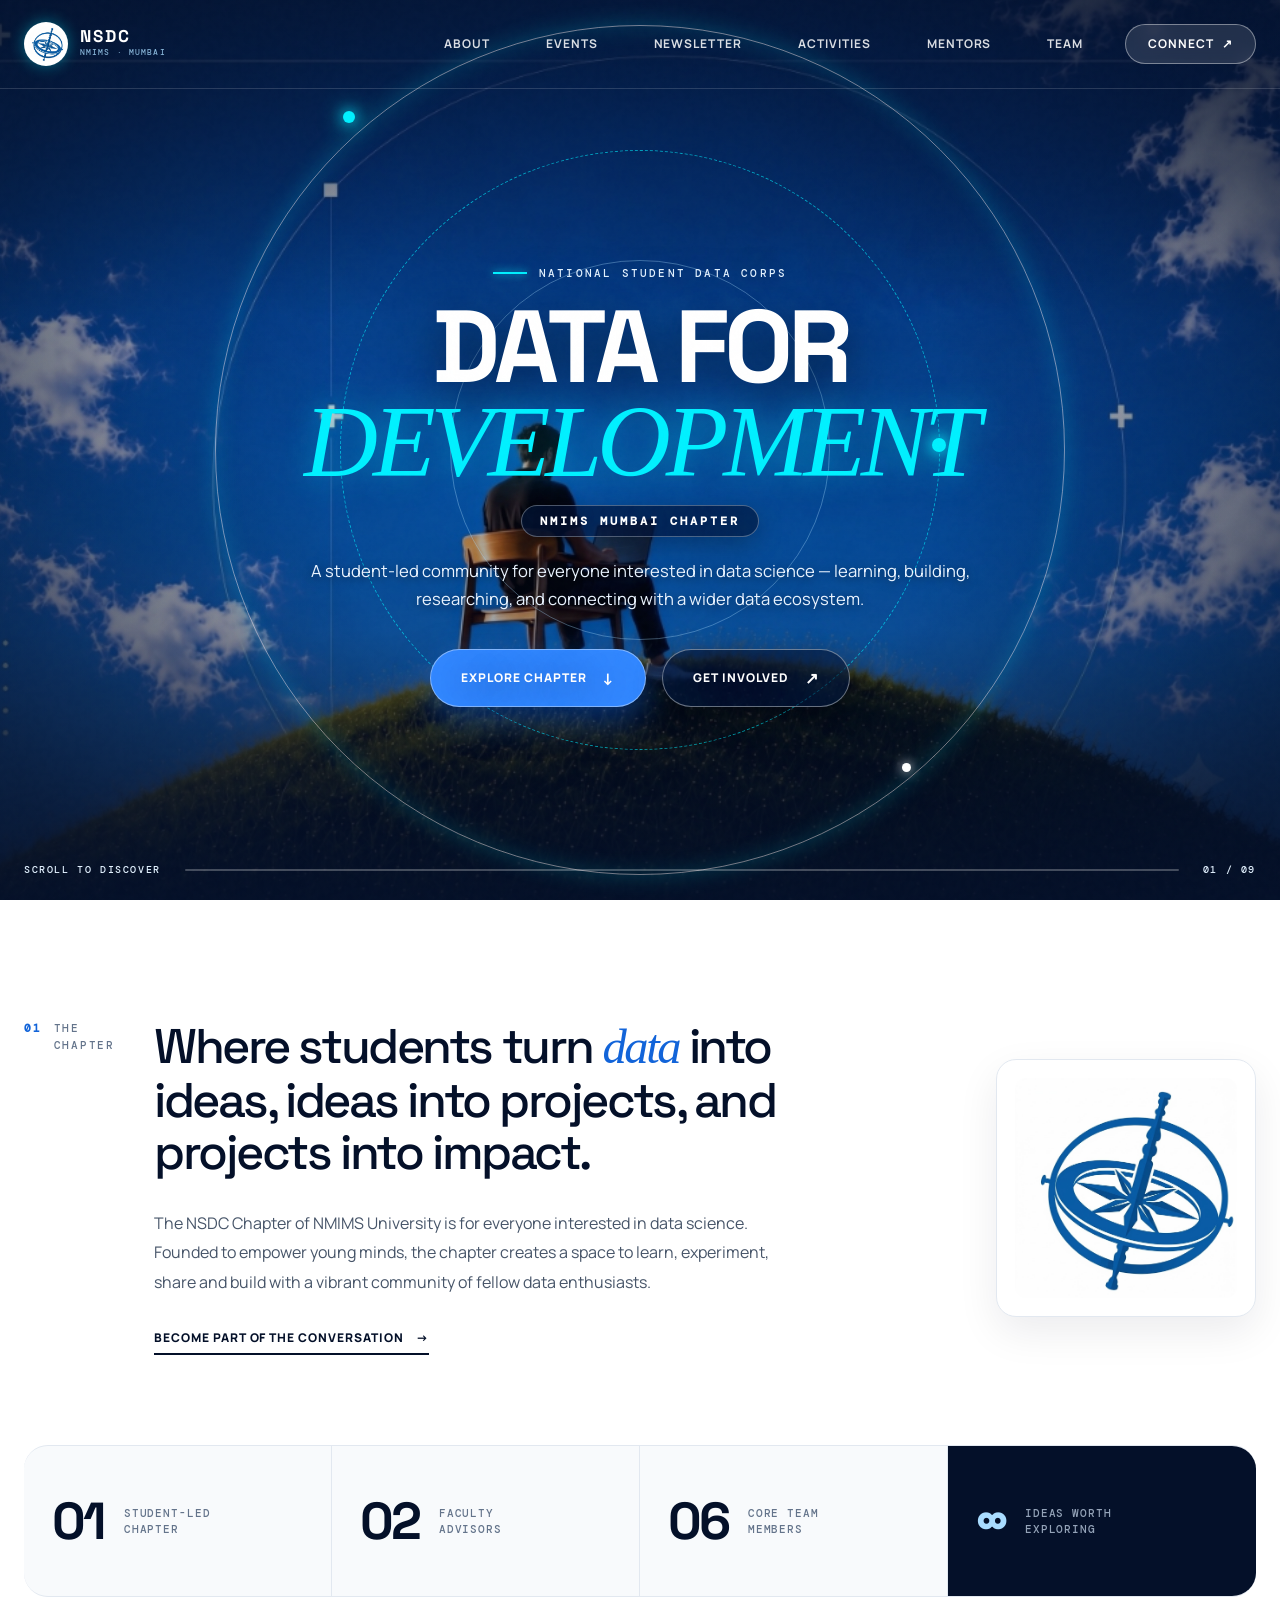
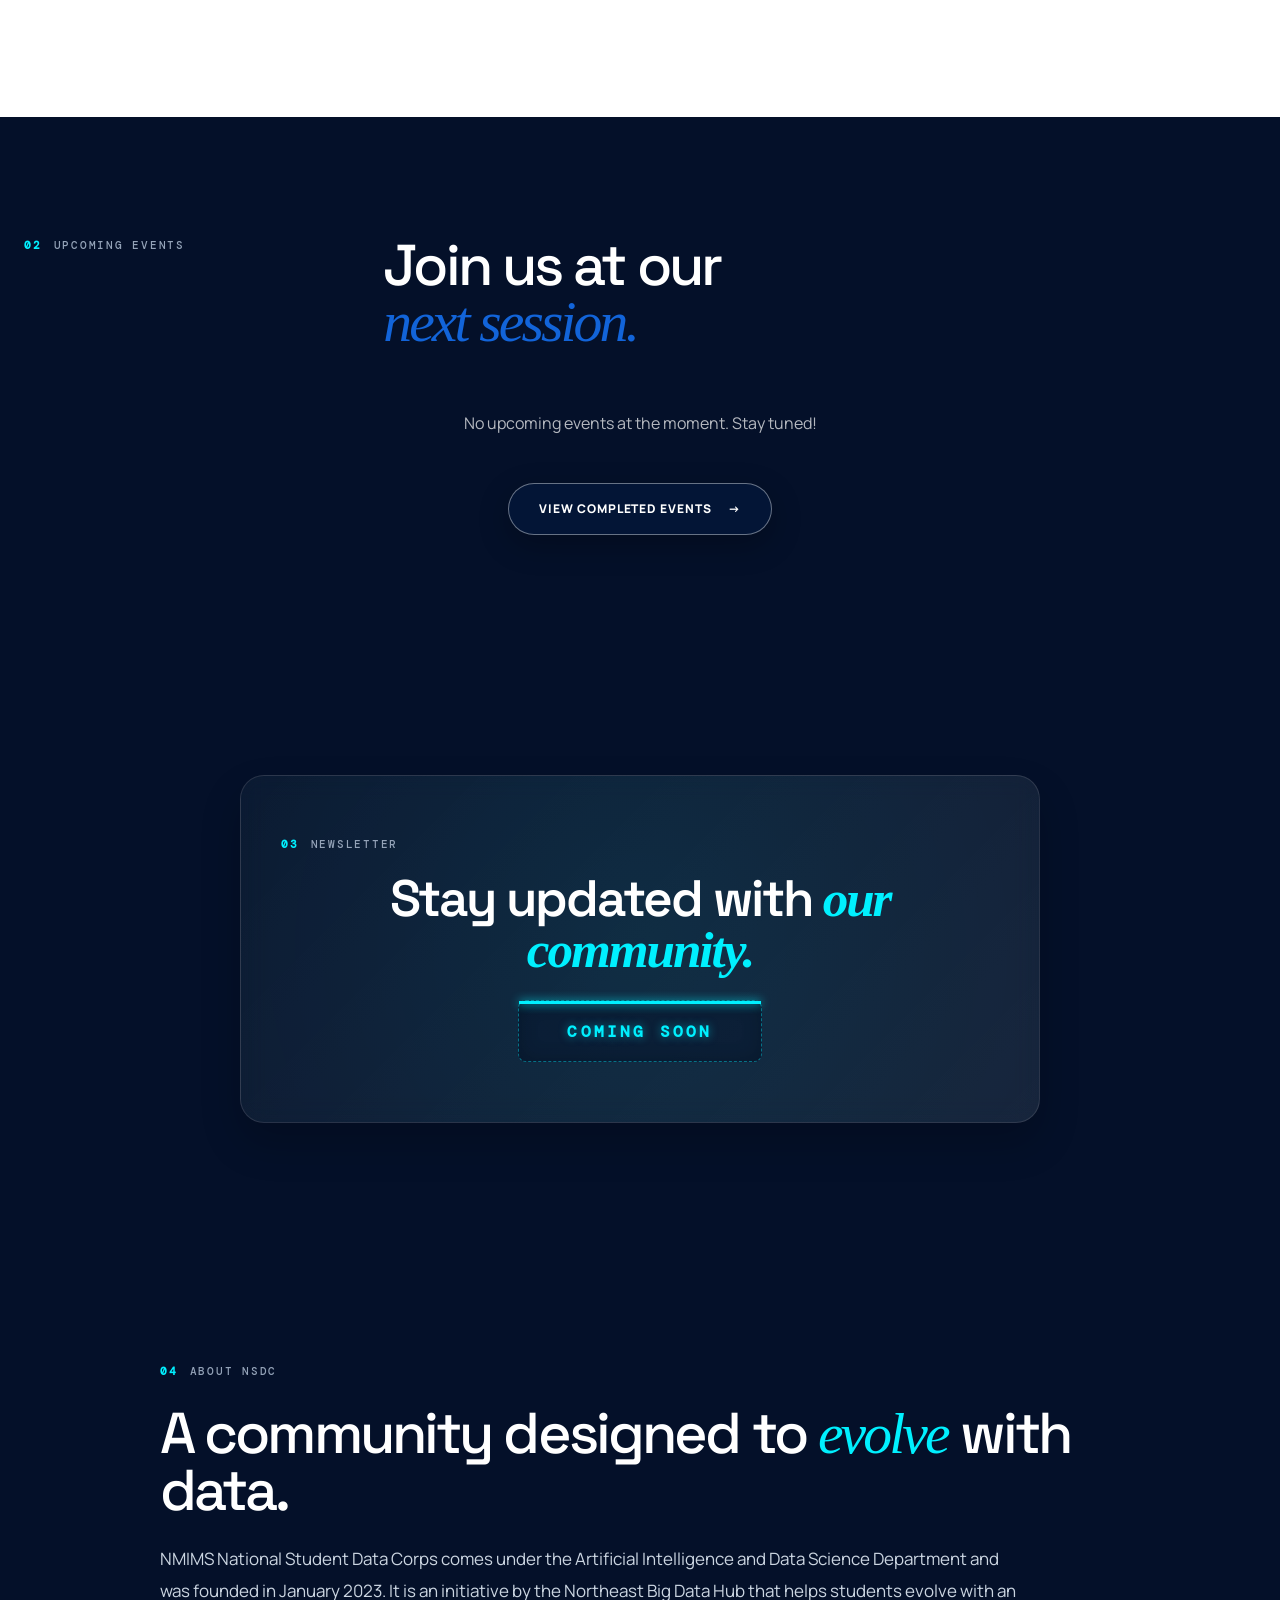
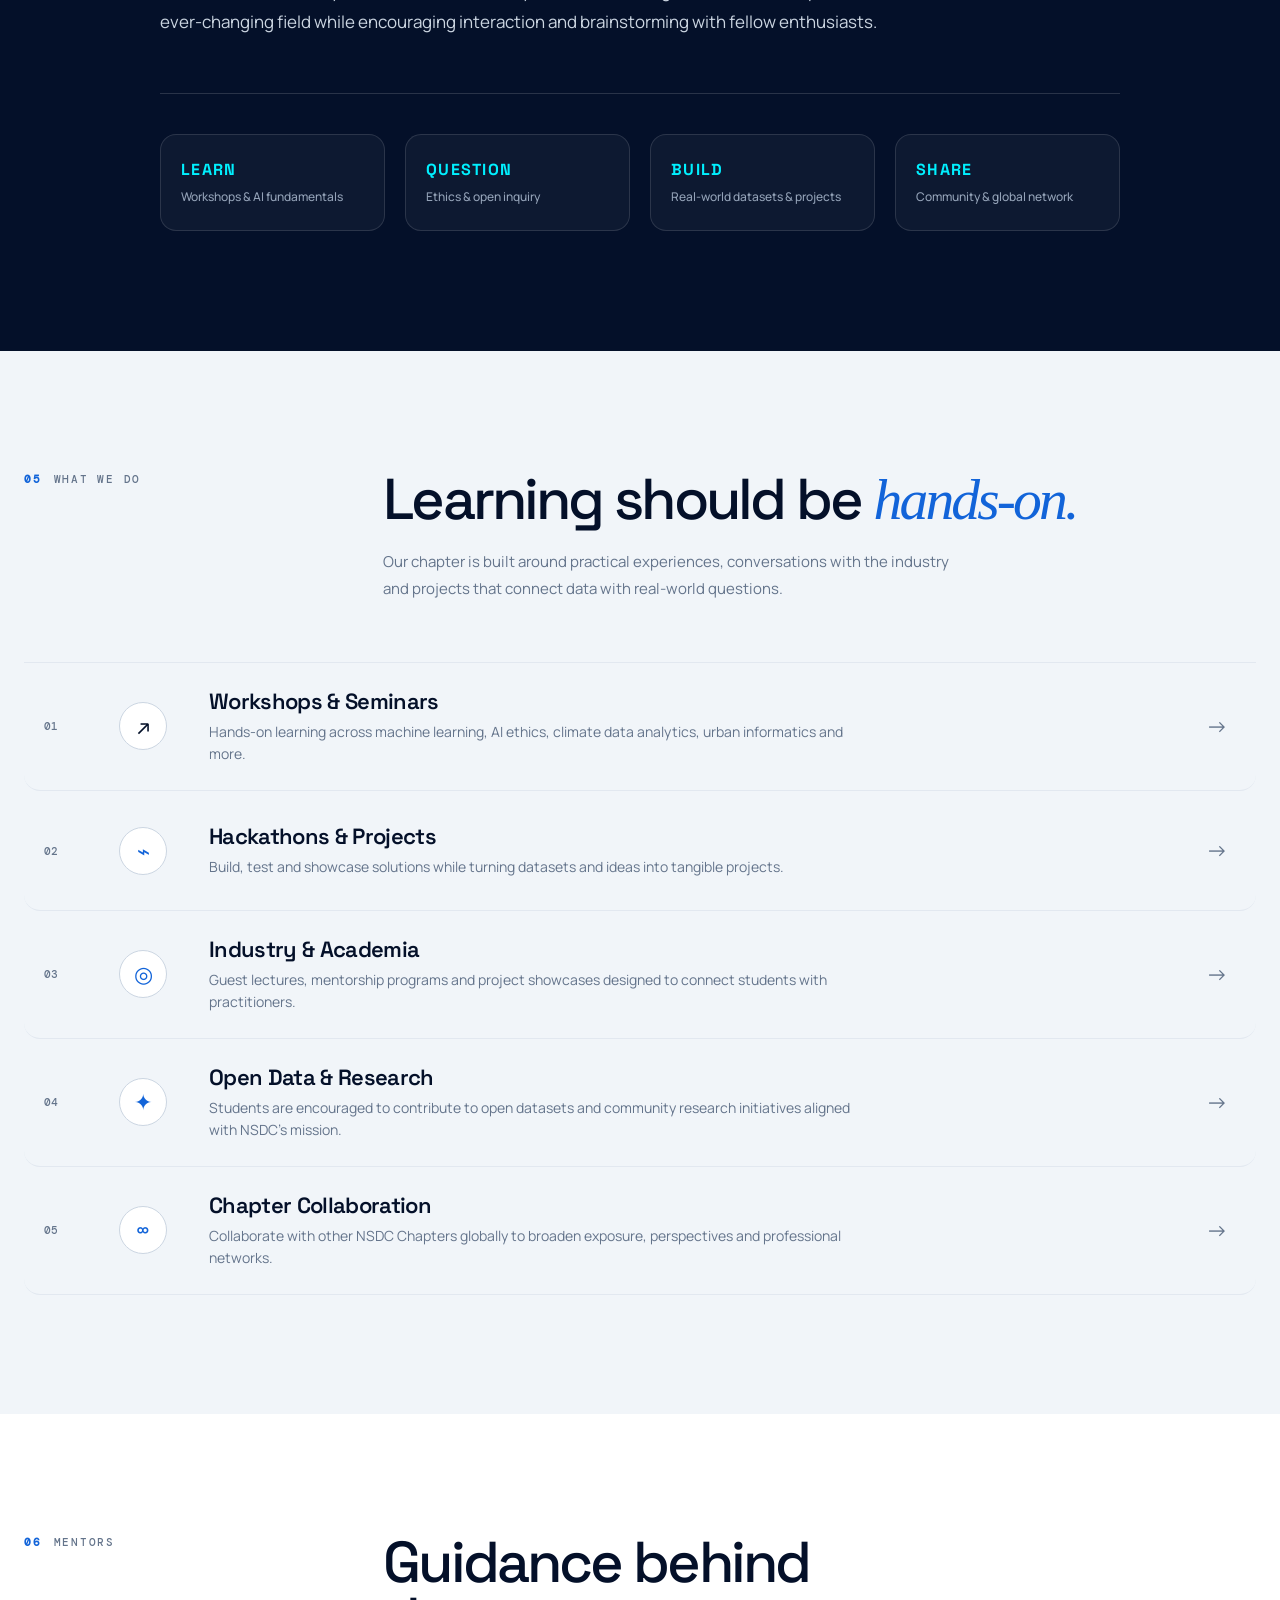
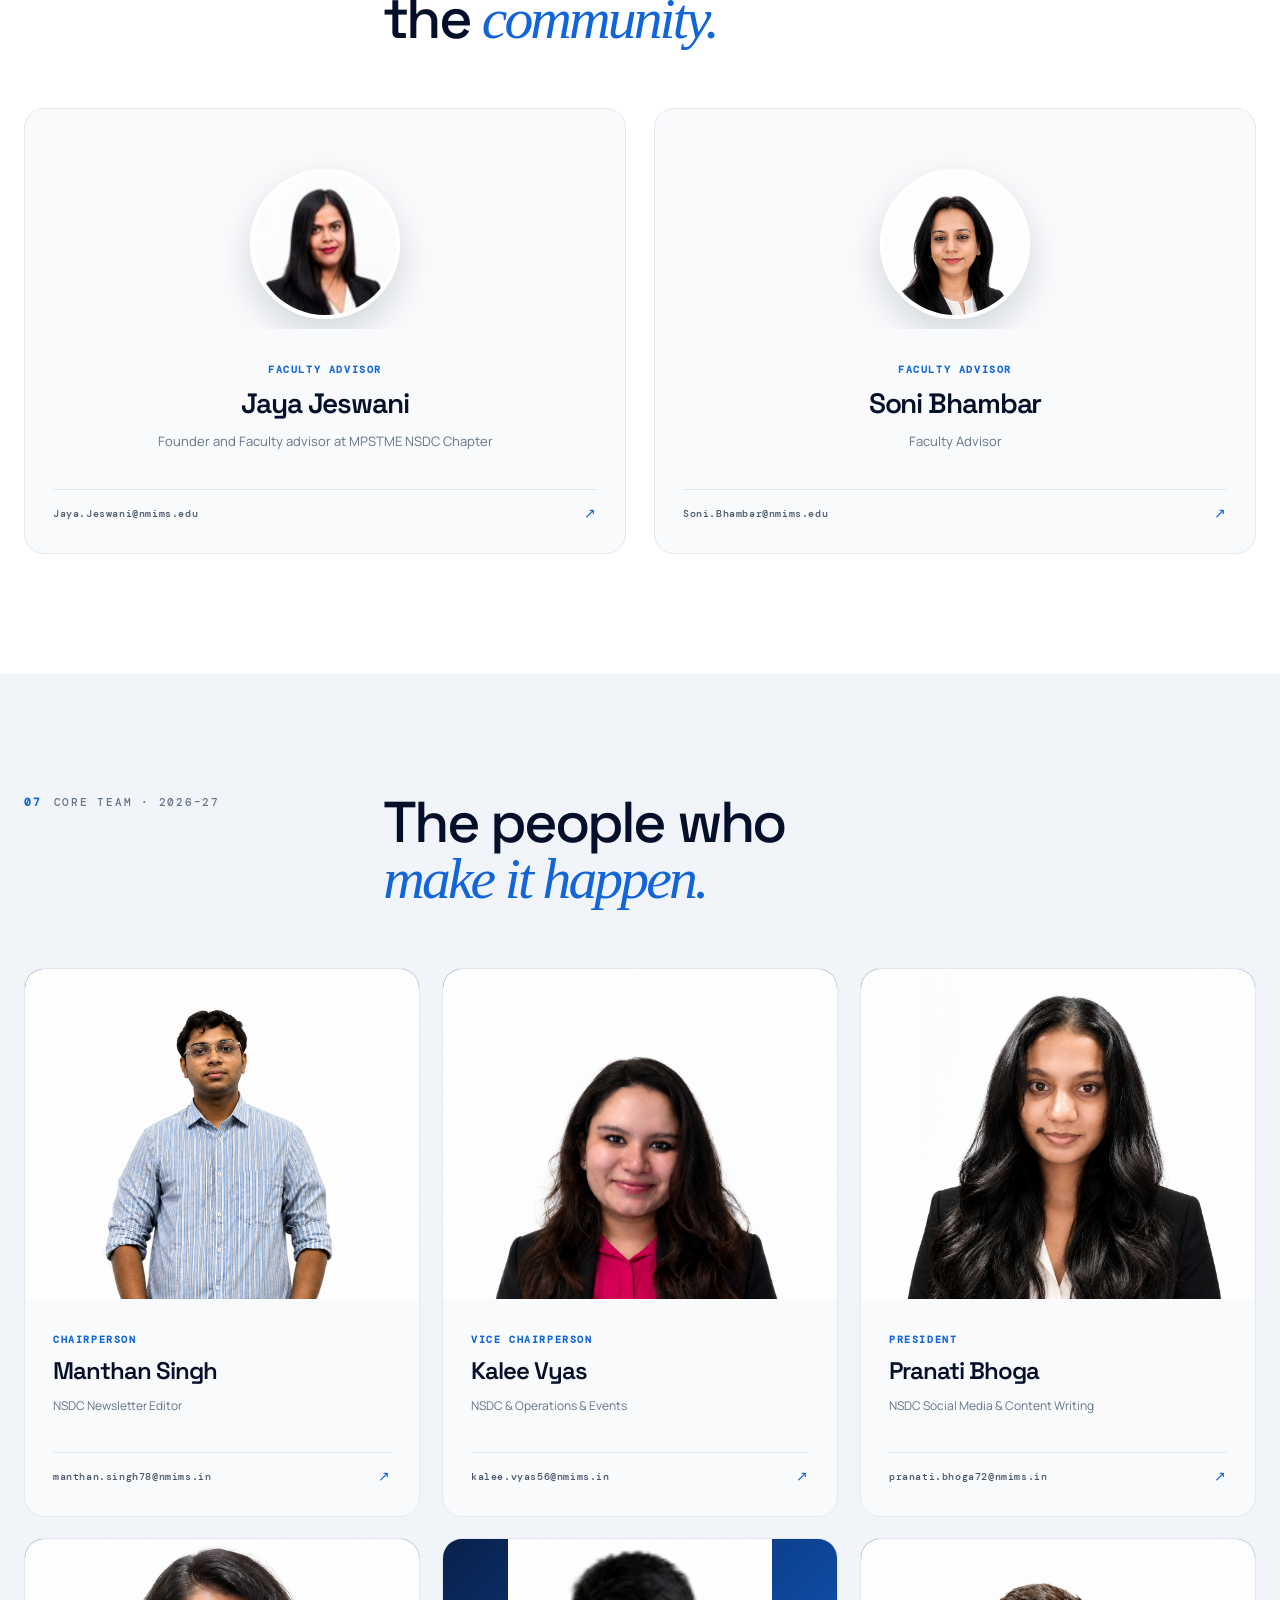
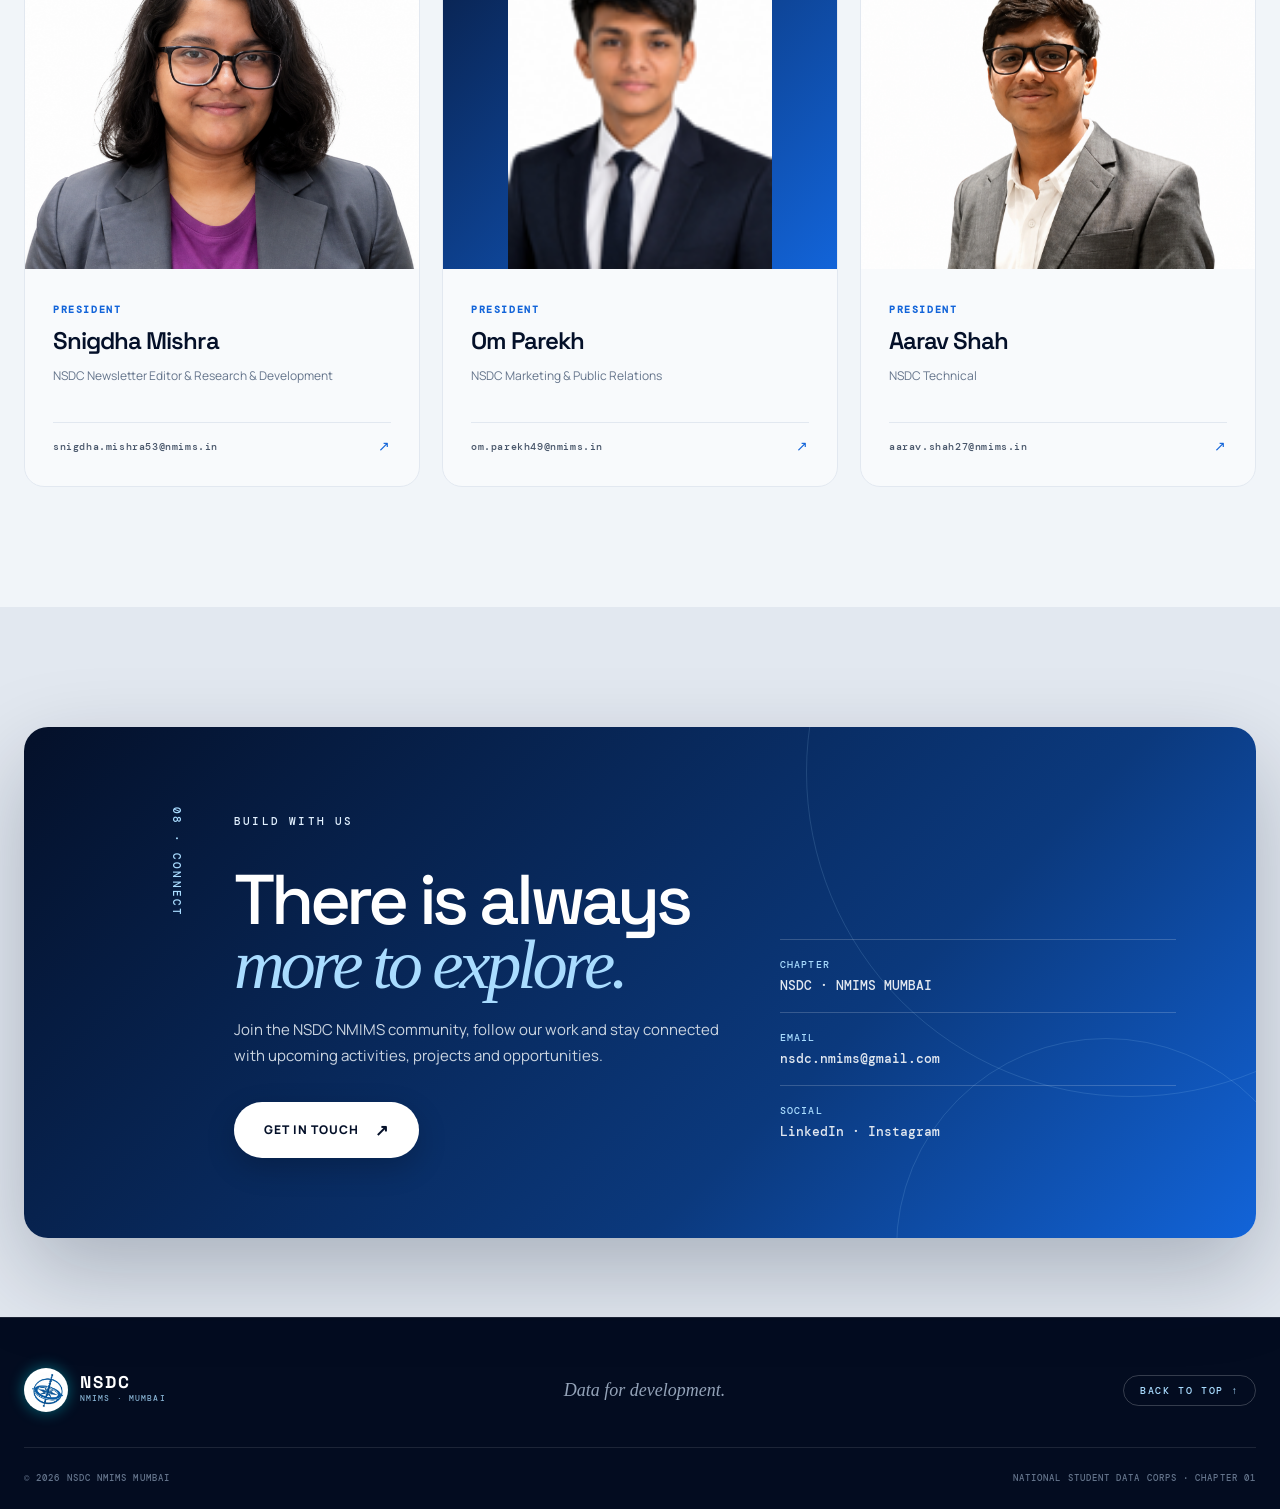
<file: index.html>
<!DOCTYPE html>
<html lang="en">

<head>
  <meta charset="UTF-8">
  <meta name="viewport" content="width=device-width, initial-scale=1.0">
  <meta name="description"
    content="National Student Data Corps — NMIMS Mumbai Chapter. A student-led community for data science, AI, research and collaboration.">
  <meta name="theme-color" content="#071a3d">
  <title>NSDC NMIMS Mumbai | Data for Development</title>
  <link rel="icon" href="assets/favicon.svg" type="image/svg+xml">
  <link rel="stylesheet" href="styles.css?v=5">
</head>

<body>
  <!-- Top Scroll Progress Bar -->
  <div class="scroll-progress-bar" id="scrollProgressBar" aria-hidden="true"></div>

  <div class="noise" aria-hidden="true"></div>

  <!-- Glassmorphic Header Navigation -->
  <header class="site-header" id="siteHeader">
    <nav class="nav container" aria-label="Primary navigation">
      <a class="brand" href="#hero" aria-label="NSDC NMIMS Mumbai home">
        <div class="brand-logo-wrapper">
          <img src="assets/nsdc-logo.jpg" alt="NSDC Logo" class="brand-logo-img">
        </div>
        <span class="brand-copy">
          <strong>NSDC</strong>
          <small>NMIMS · MUMBAI</small>
        </span>
      </a>

      <button class="nav-toggle" id="navToggle" aria-expanded="false" aria-controls="nav-links" aria-label="Open menu">
        <span></span><span></span><span></span>
      </button>

      <div class="nav-links" id="nav-links">
        <a href="#about" class="nav-link" data-nav="about">About</a>
        <a href="#events" class="nav-link" data-nav="events">Events</a>
        <a href="#newsletter" class="nav-link" data-nav="newsletter">Newsletter</a>
        <a href="#activities" class="nav-link" data-nav="activities">Activities</a>
        <a href="#mentors" class="nav-link" data-nav="mentors">Mentors</a>
        <a href="#team" class="nav-link" data-nav="team">Team</a>
        <!-- <a href="#ideas" class="nav-link" data-nav="ideas">Ideas</a> -->
        <a href="#connect" class="nav-cta" data-nav="connect">Connect <span>↗</span></a>
      </div>
    </nav>
  </header>

  <main>
    <!-- Clean Main Hero Section with Updated Wallpaper & Dynamic Orbits -->
    <section class="hero hero-home" id="hero" data-section="01" data-section-name="HOME">
      <div class="hero-wallpaper" aria-hidden="true"></div>
      <div class="hero-vignette" aria-hidden="true"></div>

      <!-- Dynamic Interactive Orbits -->
      <div class="hero-orbits-container" id="heroOrbitsContainer" aria-hidden="true">
        <div class="hero-orbit orbit-one">
          <span class="orbit-node node-1"></span>
          <span class="orbit-node node-2"></span>
        </div>
        <div class="hero-orbit orbit-two">
          <span class="orbit-node node-3"></span>
        </div>
        <div class="hero-orbit orbit-three"></div>
      </div>

      <div class="container hero-content">
        <div class="hero-copy reveal reveal-up">
          <p class="eyebrow">
            <span class="eyebrow-line"></span>
            <span>NATIONAL STUDENT DATA CORPS</span>
          </p>

          <h1>DATA FOR<br><em>DEVELOPMENT</em></h1>

          <p class="hero-chapter">NMIMS MUMBAI CHAPTER</p>

          <p class="hero-lead">
            A student-led community for everyone interested in data science — learning, building, researching, and
            connecting with a wider data ecosystem.
          </p>

          <div class="hero-actions">
            <a href="#about" class="button button-primary">
              <span>Explore Chapter</span>
              <span class="btn-icon">↓</span>
            </a>
            <a href="#connect" class="button button-ghost">
              <span>Get Involved</span>
              <span class="btn-icon">↗</span>
            </a>
          </div>
        </div>
      </div>

      <!-- Interactive Bottom Scroll Indicator -->
      <div class="hero-bottom container">
        <span id="scrollKicker">SCROLL TO DISCOVER</span>
        <span class="scroll-line">
          <span class="scroll-line-fill" id="scrollLineFill"></span>
        </span>
        <span id="sectionCounter">01 / 09</span>
      </div>
    </section>

    <!-- Section 01 - The Chapter (With Gyroscope Image Beside Text) -->
    <section class="intro section" id="about" data-section="01" data-section-name="THE CHAPTER">
      <div class="container split intro-split">
        <div class="section-kicker reveal reveal-up">
          <span>01</span>
          <p>THE CHAPTER</p>
        </div>
        <div class="intro-main">
          <div class="intro-copy reveal reveal-up reveal-delay">
            <p class="display-text">Where students turn <span>data</span> into ideas, ideas into projects, and projects
              into impact.</p>
            <p class="body-copy">The NSDC Chapter of NMIMS University is for everyone interested in data science.
              Founded to empower young minds, the chapter creates a space to learn, experiment, share and build with a
              vibrant community of fellow data enthusiasts.</p>
            <a href="#connect" class="text-link">Become part of the conversation <span>→</span></a>
          </div>

          <!-- Gyroscope Graphic Image beside text in Section 01 -->
          <div class="intro-visual reveal reveal-scale">
            <div class="intro-graphic-card">
              <img src="assets/gyroscope-graphic.jpg" alt="NSDC Gyroscope Emblem" class="intro-gyro-img">
            </div>
          </div>
        </div>
      </div>

      <div class="container stat-grid reveal reveal-up">
        <div class="stat-card" data-count="1">
          <strong class="count-num" data-target="1">01</strong>
          <span>Student-led<br>chapter</span>
        </div>
        <div class="stat-card" data-count="2">
          <strong class="count-num" data-target="2">02</strong>
          <span>Faculty<br>advisors</span>
        </div>
        <div class="stat-card" data-count="6">
          <strong class="count-num" data-target="6">06</strong>
          <span>Core team<br>members</span>
        </div>
        <div class="stat-card stat-card-accent">
          <strong>∞</strong>
          <span>Ideas worth<br>exploring</span>
        </div>
      </div>
    </section>


    <!-- Upcoming Events Section -->
    <section class="events section section-dark" id="events" data-section="02" data-section-name="EVENTS">
      <div class="container">
        <div class="section-heading reveal reveal-up">
          <div class="section-kicker section-kicker-light">
            <span>02</span>
            <p>UPCOMING EVENTS</p>
          </div>
          <div>
            <h2>Join us at our <br><em>next session.</em></h2>
          </div>
        </div>

        <div id="no-events-message" style="text-align: center; margin-top: 2rem; opacity: 0.7;">
          <p>No upcoming events at the moment. Stay tuned!</p>
        </div>

        <div style="text-align: center; margin-top: 3rem;">
          <a href="completed.html" class="button button-ghost">View Completed Events <span>→</span></a>
        </div>
      </div>
    </section>
    <!-- Newsletter Section (Coming Soon) -->
    <section class="newsletter section section-dark" id="newsletter" data-section="03" data-section-name="NEWSLETTER">
      <div class="container newsletter-container">
        <div class="newsletter-box reveal reveal-scale">
          <div class="section-kicker section-kicker-light">
            <span>03</span>
            <p>NEWSLETTER</p>
          </div>
          <div class="newsletter-content">
            <h2>Stay updated with <em>our community.</em></h2>
            <div class="coming-soon-slipboard">
              <span class="slipboard-text">Coming Soon</span>
            </div>
          </div>
        </div>
      </div>
    </section>

    <!-- About NSDC Dark Section -->
    <section class="about-nsdc section section-dark" id="about-nsdc" data-section="04" data-section-name="ABOUT NSDC">
      <div class="container about-clean-container">
        <div class="about-copy reveal reveal-up">
          <div class="section-kicker section-kicker-light">
            <span>04</span>
            <p>ABOUT NSDC</p>
          </div>
          <h2>A community designed to <em>evolve</em> with data.</h2>
          <p class="about-lead">NMIMS National Student Data Corps comes under the Artificial Intelligence and Data
            Science Department and was founded in January 2023. It is an initiative by the Northeast Big Data Hub that
            helps students evolve with an ever-changing field while encouraging interaction and brainstorming with
            fellow enthusiasts.</p>

          <div class="about-pillars">
            <div class="pillar-box">
              <strong>LEARN</strong>
              <span>Workshops & AI fundamentals</span>
            </div>
            <div class="pillar-box">
              <strong>QUESTION</strong>
              <span>Ethics & open inquiry</span>
            </div>
            <div class="pillar-box">
              <strong>BUILD</strong>
              <span>Real-world datasets & projects</span>
            </div>
            <div class="pillar-box">
              <strong>SHARE</strong>
              <span>Community & global network</span>
            </div>
          </div>
        </div>
      </div>
    </section>

    <!-- Activities Section -->
    <section class="activities section" id="activities" data-section="05" data-section-name="WHAT WE DO">
      <div class="container">
        <div class="section-heading reveal reveal-up">
          <div class="section-kicker">
            <span>05</span>
            <p>WHAT WE DO</p>
          </div>
          <div>
            <h2>Learning should be <em>hands-on.</em></h2>
            <p>Our chapter is built around practical experiences, conversations with the industry and projects that
              connect data with real-world questions.</p>
          </div>
        </div>

        <div class="activity-list">
          <article class="activity reveal reveal-up" data-delay="1">
            <span class="activity-number">01</span>
            <a class="activity-icon" href="completed.html" style="text-decoration: none; color: inherit;">↗</a>
            <div>
              <h3>Workshops & Seminars</h3>
              <p>Hands-on learning across machine learning, AI ethics, climate data analytics, urban informatics and
                more.</p>
            </div>
            <span class="activity-arrow">→</span>
          </article>
          <article class="activity reveal reveal-up" data-delay="2">
            <span class="activity-number">02</span>
            <div class="activity-icon">⌁</div>
            <div>
              <h3>Hackathons & Projects</h3>
              <p>Build, test and showcase solutions while turning datasets and ideas into tangible projects.</p>
            </div>
            <span class="activity-arrow">→</span>
          </article>
          <article class="activity reveal reveal-up" data-delay="3">
            <span class="activity-number">03</span>
            <div class="activity-icon">◎</div>
            <div>
              <h3>Industry & Academia</h3>
              <p>Guest lectures, mentorship programs and project showcases designed to connect students with
                practitioners.</p>
            </div>
            <span class="activity-arrow">→</span>
          </article>
          <article class="activity reveal reveal-up" data-delay="4">
            <span class="activity-number">04</span>
            <div class="activity-icon">✦</div>
            <div>
              <h3>Open Data & Research</h3>
              <p>Students are encouraged to contribute to open datasets and community research initiatives aligned with
                NSDC’s mission.</p>
            </div>
            <span class="activity-arrow">→</span>
          </article>
          <article class="activity reveal reveal-up" data-delay="5">
            <span class="activity-number">05</span>
            <div class="activity-icon">∞</div>
            <div>
              <h3>Chapter Collaboration</h3>
              <p>Collaborate with other NSDC Chapters globally to broaden exposure, perspectives and professional
                networks.</p>
            </div>
            <span class="activity-arrow">→</span>
          </article>
        </div>
      </div>
    </section>

    <!-- Mentors Section -->
    <section class="people section section-light" id="mentors" data-section="06" data-section-name="MENTORS">
      <div class="container">
        <div class="section-heading reveal reveal-up">
          <div class="section-kicker">
            <span>06</span>
            <p>MENTORS</p>
          </div>
          <div>
            <h2>Guidance behind <br>the <em>community.</em></h2>
          </div>
        </div>
        <div class="mentor-grid">
          <article class="person-card mentor-card reveal reveal-up">
            <div class="person-photo">
              <img src="assets/jaya ma_am.jpg" alt="Jaya Jeswani" loading="lazy">
            </div>
            <div class="person-info">
              <span>FACULTY ADVISOR</span>
              <h3>Jaya Jeswani</h3>
              <p>Founder and Faculty advisor at MPSTME NSDC Chapter</p>
              <a href="mailto:Jaya.Jeswani@nmims.edu">Jaya.Jeswani@nmims.edu <span>↗</span></a>
            </div>
          </article>
          <article class="person-card mentor-card reveal reveal-up reveal-delay">
            <div class="person-photo">
              <img src="assets/soni ma_am.png" alt="Soni Bhambar" loading="lazy">
            </div>
            <div class="person-info">
              <span>FACULTY ADVISOR</span>
              <h3>Soni Bhambar</h3>
              <p>Faculty Advisor</p>
              <a href="mailto:Soni.Bhambar@nmims.edu">Soni.Bhambar@nmims.edu <span>↗</span></a>
            </div>
          </article>
        </div>
      </div>
    </section>

    <!-- Team Section -->
    <section class="team section" id="team" data-section="07" data-section-name="CORE TEAM">
      <div class="container">
        <div class="section-heading reveal reveal-up">
          <div class="section-kicker">
            <span>07</span>
            <p>CORE TEAM · 2026–27</p>
          </div>
          <div>
            <h2>The people who <br><em>make it happen.</em></h2>
          </div>
        </div>
        <div class="team-grid">
          <article class="person-card reveal reveal-up">
            <div class="person-photo">
              <img src="assets/manthan.png" alt="Manthan Singh" loading="lazy">
            </div>
            <div class="person-info">
              <span>CHAIRPERSON</span>
              <h3>Manthan Singh</h3>
              <p>NSDC Newsletter Editor</p>
              <a href="mailto:manthan.singh78@nmims.in">manthan.singh78@nmims.in <span>↗</span></a>
            </div>
          </article>
          <article class="person-card reveal reveal-up">
            <div class="person-photo">
              <img src="assets/kalee.png" alt="Kalee Vyas" loading="lazy">
            </div>
            <div class="person-info">
              <span>VICE CHAIRPERSON</span>
              <h3>Kalee Vyas</h3>
              <p>NSDC & Operations & Events</p>
              <a href="mailto:kalee.vyas56@nmims.in">kalee.vyas56@nmims.in <span>↗</span></a>
            </div>
          </article>
          <article class="person-card reveal reveal-up">
            <div class="person-photo">
              <img src="assets/pranati.png" alt="Pranati Bhoga" loading="lazy">
            </div>
            <div class="person-info">
              <span>PRESIDENT</span>
              <h3>Pranati Bhoga</h3>
              <p>NSDC Social Media & Content Writing</p>
              <a href="mailto:pranati.bhoga72@nmims.in">pranati.bhoga72@nmims.in <span>↗</span></a>
            </div>
          </article>
          <article class="person-card reveal reveal-up">
            <div class="person-photo">
              <img src="assets/snigdha.png" alt="Snigdha Mishra" loading="lazy">
            </div>
            <div class="person-info">
              <span>PRESIDENT</span>
              <h3>Snigdha Mishra</h3>
              <p>NSDC Newsletter Editor & Research & Development</p>
              <a href="mailto:snigdha.mishra53@nmims.in">snigdha.mishra53@nmims.in <span>↗</span></a>
            </div>
          </article>
          <article class="person-card reveal reveal-up">
            <div class="person-photo">
              <img src="assets/om.png" alt="Om Parekh" loading="lazy" style="object-fit: contain; object-position: center;">
            </div>
            <div class="person-info">
              <span>PRESIDENT</span>
              <h3>Om Parekh</h3>
              <p>NSDC Marketing & Public Relations</p>
              <a href="mailto:om.parekh49@nmims.in">om.parekh49@nmims.in <span>↗</span></a>
            </div>
          </article>
          <article class="person-card reveal reveal-up">
            <div class="person-photo">
              <img src="assets/aarav.png" alt="Aarav Shah" loading="lazy">
            </div>
            <div class="person-info">
              <span>PRESIDENT</span>
              <h3>Aarav Shah</h3>
              <p>NSDC Technical</p>
              <a href="mailto:aarav.shah27@nmims.in">aarav.shah27@nmims.in <span>↗</span></a>
            </div>
          </article>
        </div>
      </div>
    </section>



    <!-- Idea Canvas Section (Temporarily Disabled)
    <section class="ideas section" id="ideas" data-section="08" data-section-name="COMMUNITY IDEAS">
      <div class="container">
        <div class="section-heading reveal reveal-up">
          <div class="section-kicker">
            <span>08</span>
            <p>COMMUNITY IDEAS</p>
          </div>
          <div>
            <h2>What should we <br><em>build next?</em></h2>
            <p>Leave a sticker on our canvas to share your ideas, requests, or feedback. We're listening!</p>
          </div>
        </div>
        
        <div class="idea-canvas-wrapper reveal reveal-scale">
          <div class="idea-controls">
            <input type="text" id="ideaInput" placeholder="Type your idea here..." maxlength="40">
            <button id="addIdeaBtn" class="button button-primary">Add Sticker</button>
          </div>
          <div class="idea-canvas" id="ideaCanvas">
            <div class="sticker" style="top: 20%; left: 15%; transform: rotate(-5deg); background: #ffd6a5;">More AI Workshops!</div>
            <div class="sticker" style="top: 45%; left: 60%; transform: rotate(8deg); background: #caffbf;">Hackathons 🚀</div>
          </div>
        </div>
      </div>
    </section>
    -->

    <!-- Connect Section -->
    <section class="connect section" id="connect" data-section="08" data-section-name="CONNECT">
      <div class="container">
        <div class="connect-box reveal reveal-scale">
          <div class="connect-kicker">08 · CONNECT</div>
          <div class="connect-main">
            <p class="eyebrow">BUILD WITH US</p>
            <h2>There is always <br><em>more to explore.</em></h2>
            <p>Join the NSDC NMIMS community, follow our work and stay connected with upcoming activities, projects and
              opportunities.</p>
            <a class="button button-light" href="mailto:nsdc.nmims@gmail.com">
              <span>Get in touch</span>
              <span class="btn-icon">↗</span>
            </a>
          </div>
          <div class="connect-side">
            <div>
              <small>CHAPTER</small>
              <p>NSDC · NMIMS MUMBAI</p>
            </div>
            <div>
              <small>EMAIL</small>
              <a href="mailto:nsdc.nmims@gmail.com">nsdc.nmims@gmail.com</a>
            </div>
            <div>
              <small>SOCIAL</small>
              <p><a href="https://in.linkedin.com/in/national-student-data-community-nsdc-3b4303435?trk=public_post_feed-actor-name" target="_blank" rel="noopener noreferrer">LinkedIn</a> · Instagram</p>
            </div>
          </div>
        </div>
      </div>
    </section>
  </main>

  <footer class="footer">
    <div class="container">
      <div class="footer-top">
        <a class="brand footer-brand" href="#hero">
          <div class="brand-logo-wrapper">
            <img src="assets/nsdc-logo.jpg" alt="NSDC Logo" class="brand-logo-img">
          </div>
          <span class="brand-copy">
            <strong>NSDC</strong>
            <small>NMIMS · MUMBAI</small>
          </span>
        </a>
        <p>Data for development.</p>
        <a href="#hero" class="back-top">BACK TO TOP ↑</a>
      </div>
      <div class="footer-bottom">
        <span>© <span id="year">2026</span> NSDC NMIMS MUMBAI</span>
        <span>NATIONAL STUDENT DATA CORPS · CHAPTER 01</span>
      </div>
    </div>
  </footer>

  <script src="script.js"></script>
</body>

</html>
</file>
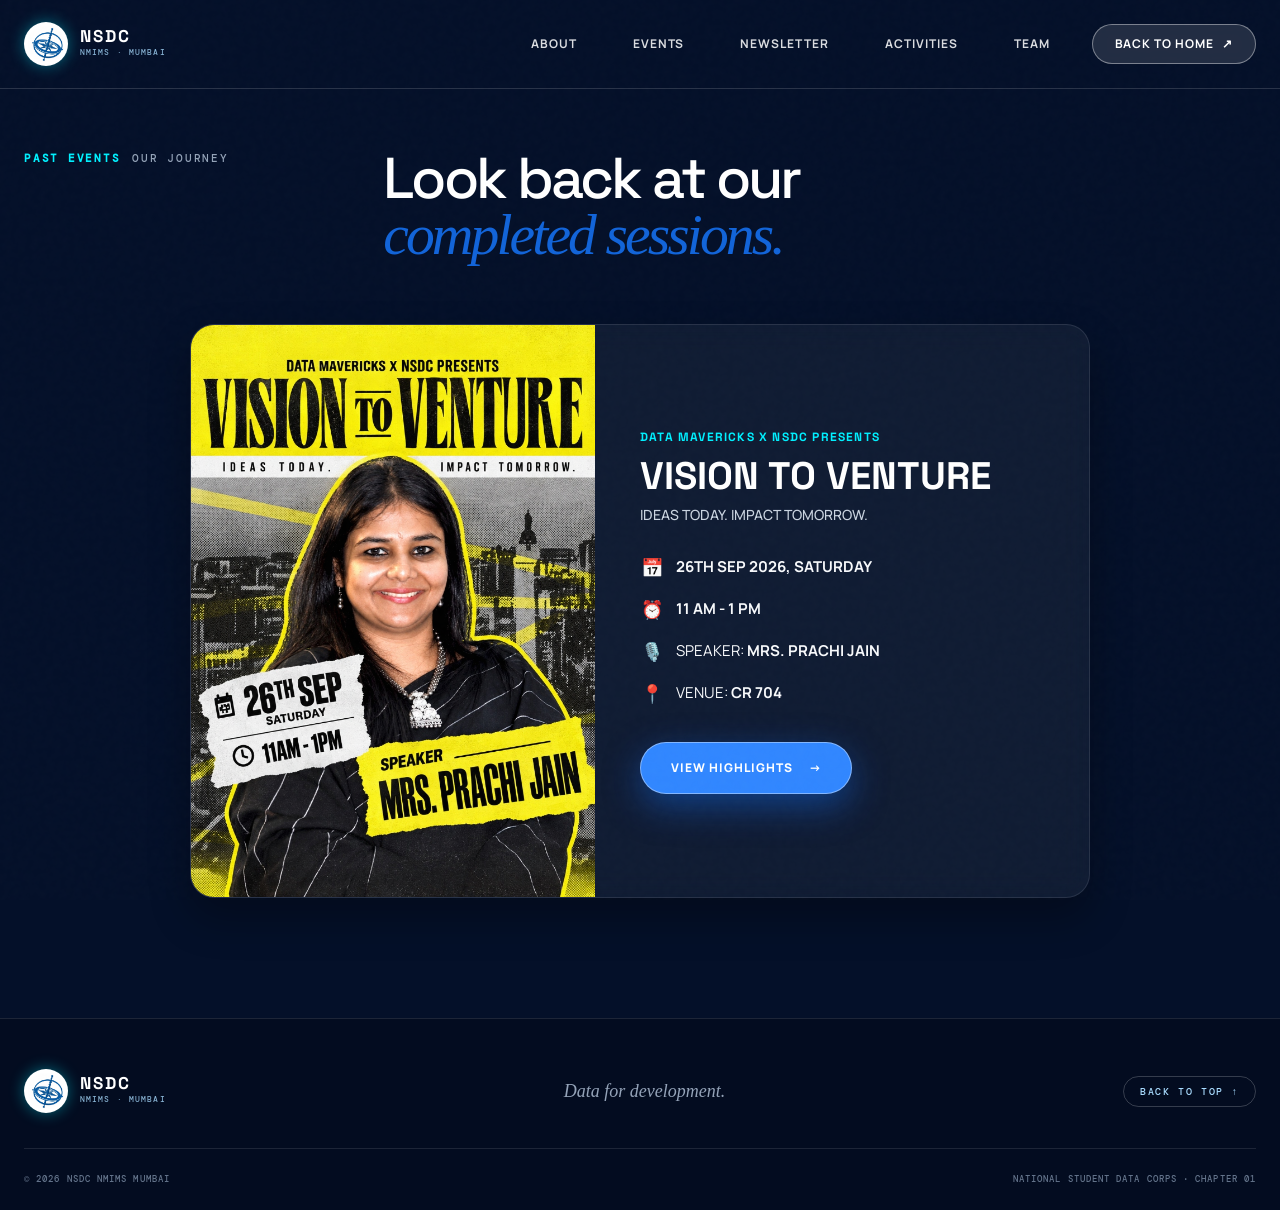
<file: completed.html>
<!DOCTYPE html>
<html lang="en">

<head>
  <meta charset="UTF-8">
  <meta name="viewport" content="width=device-width, initial-scale=1.0">
  <meta name="description"
    content="Completed Events - National Student Data Corps — NMIMS Mumbai Chapter.">
  <meta name="theme-color" content="#071a3d">
  <title>Completed Events | NSDC NMIMS Mumbai</title>
  <link rel="icon" href="assets/favicon.svg" type="image/svg+xml">
  <link rel="stylesheet" href="styles.css?v=5">
</head>

<body>
  <!-- Top Scroll Progress Bar -->
  <div class="scroll-progress-bar" id="scrollProgressBar" aria-hidden="true"></div>

  <div class="noise" aria-hidden="true"></div>

  <!-- Glassmorphic Header Navigation -->
  <header class="site-header" id="siteHeader">
    <nav class="nav container" aria-label="Primary navigation">
      <a class="brand" href="index.html" aria-label="NSDC NMIMS Mumbai home">
        <div class="brand-logo-wrapper">
          <img src="assets/nsdc-logo.jpg" alt="NSDC Logo" class="brand-logo-img">
        </div>
        <span class="brand-copy">
          <strong>NSDC</strong>
          <small>NMIMS · MUMBAI</small>
        </span>
      </a>

      <button class="nav-toggle" id="navToggle" aria-expanded="false" aria-controls="nav-links" aria-label="Open menu">
        <span></span><span></span><span></span>
      </button>

      <div class="nav-links" id="nav-links">
        <a href="index.html#about" class="nav-link">About</a>
        <a href="index.html#events" class="nav-link">Events</a>
        <a href="index.html#newsletter" class="nav-link">Newsletter</a>
        <a href="index.html#activities" class="nav-link">Activities</a>
        <a href="index.html#team" class="nav-link">Team</a>
        <a href="index.html" class="nav-cta">Back to Home <span>↗</span></a>
      </div>
    </nav>
  </header>

  <main>
    <!-- Completed Events Hero -->
    <section class="events section section-dark" style="padding-top: 150px; min-height: 100vh;">
      <div class="container">
        <div class="section-heading reveal reveal-up">
          <div class="section-kicker section-kicker-light">
            <span>PAST EVENTS</span>
            <p>OUR JOURNEY</p>
          </div>
          <div>
            <h2>Look back at our <br><em>completed sessions.</em></h2>
          </div>
        </div>
        
        <div class="event-card reveal reveal-scale">
          <div class="event-poster">
            <img src="assets/event-poster.jpg" alt="Vision to Venture Event Poster" loading="lazy">
          </div>
          <div class="event-info">
            <small class="event-org">DATA MAVERICKS X NSDC PRESENTS</small>
            <h3 class="event-title">VISION TO VENTURE</h3>
            <p class="event-tagline">IDEAS TODAY. IMPACT TOMORROW.</p>
            
            <div class="event-details-list">
              <div class="detail-row">
                <span class="detail-icon">📅</span>
                <span><strong>26TH SEP 2026, SATURDAY</strong></span>
              </div>
              <div class="detail-row">
                <span class="detail-icon">⏰</span>
                <span><strong>11 AM - 1 PM</strong></span>
              </div>
              <div class="detail-row">
                <span class="detail-icon">🎙️</span>
                <span>SPEAKER: <strong>MRS. PRACHI JAIN</strong></span>
              </div>
              <div class="detail-row">
                <span class="detail-icon">📍</span>
                <span>VENUE: <strong>CR 704</strong></span>
              </div>
            </div>
            
            <a href="vision_to_venture.html" class="button button-primary">View Highlights <span>→</span></a>
          </div>
        </div>
        
      </div>
    </section>
  </main>

  <footer class="footer">
    <div class="container">
      <div class="footer-top">
        <a class="brand footer-brand" href="#">
          <div class="brand-logo-wrapper">
            <img src="assets/nsdc-logo.jpg" alt="NSDC Logo" class="brand-logo-img">
          </div>
          <span class="brand-copy">
            <strong>NSDC</strong>
            <small>NMIMS · MUMBAI</small>
          </span>
        </a>
        <p>Data for development.</p>
        <a href="#" class="back-top">BACK TO TOP ↑</a>
      </div>
      <div class="footer-bottom">
        <span>© <span id="year">2026</span> NSDC NMIMS MUMBAI</span>
        <span>NATIONAL STUDENT DATA CORPS · CHAPTER 01</span>
      </div>
    </div>
  </footer>

  <script src="script.js"></script>
</body>

</html>
</file>
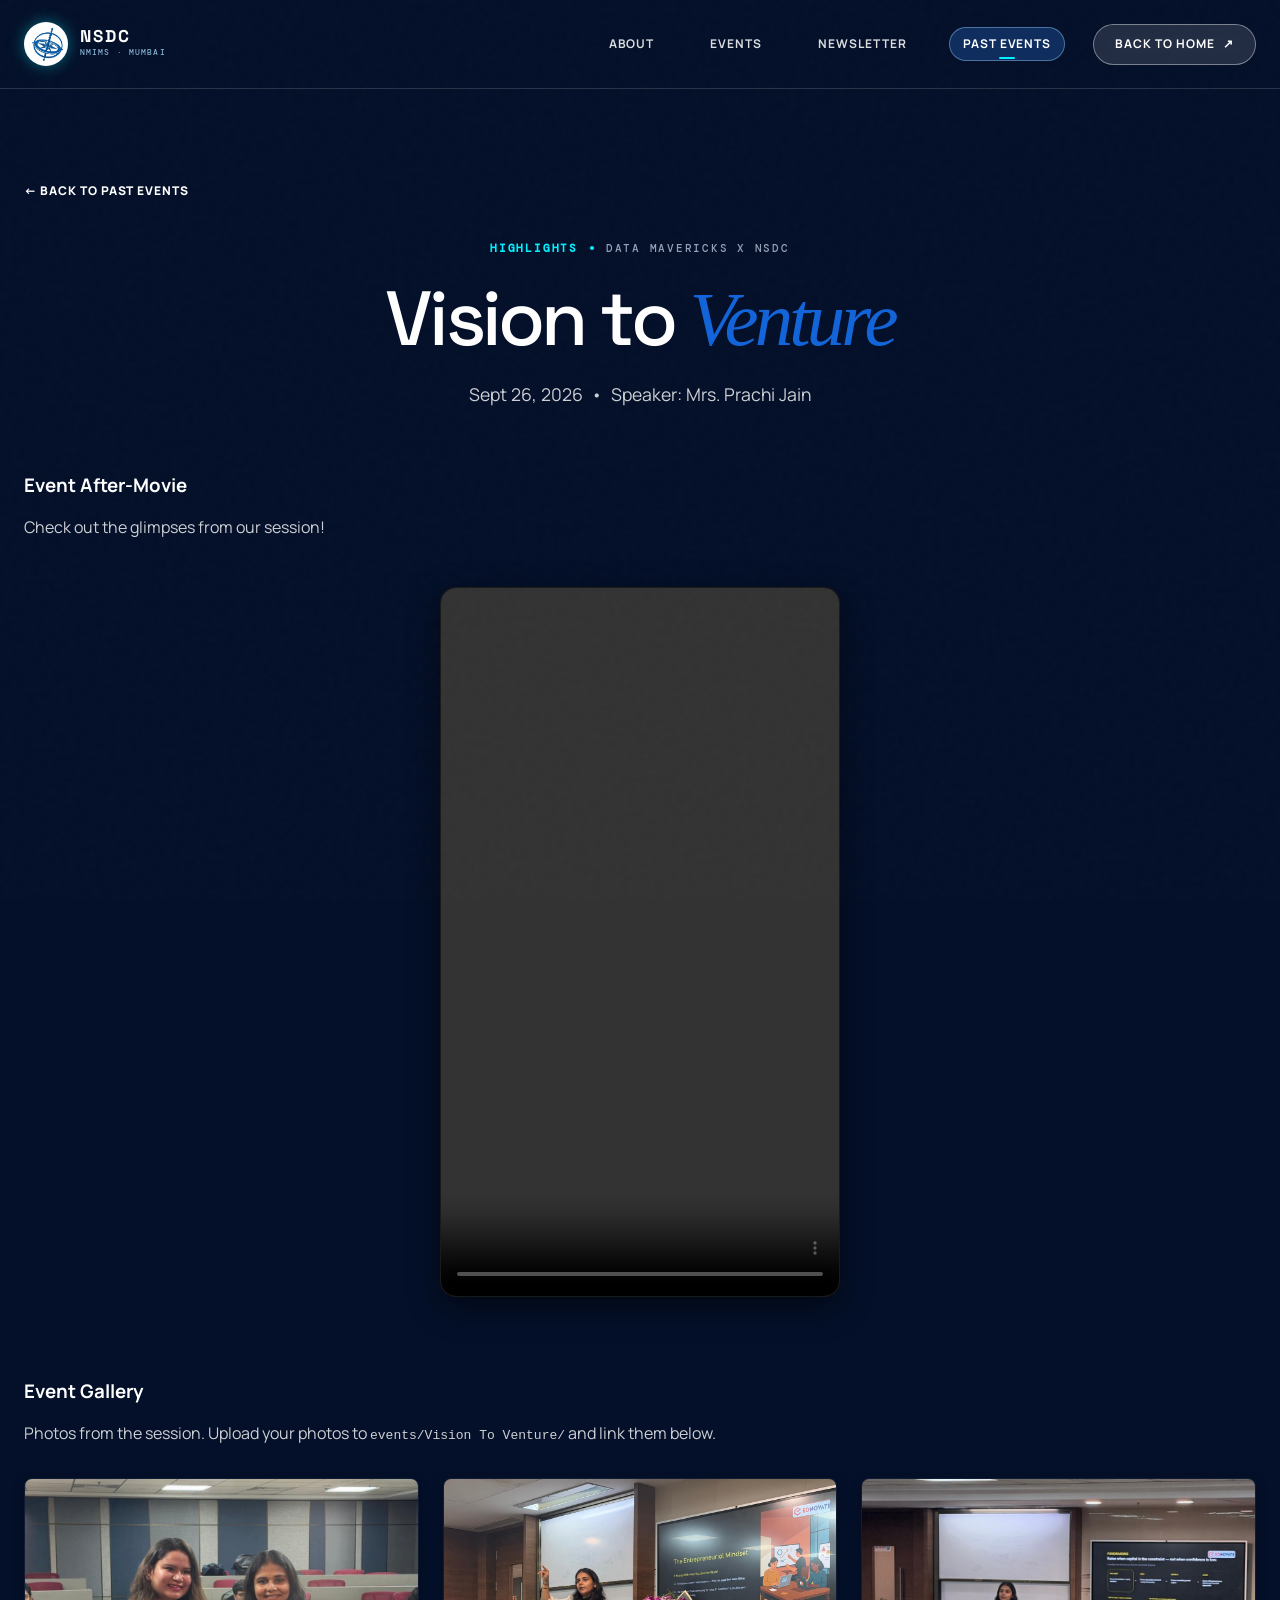
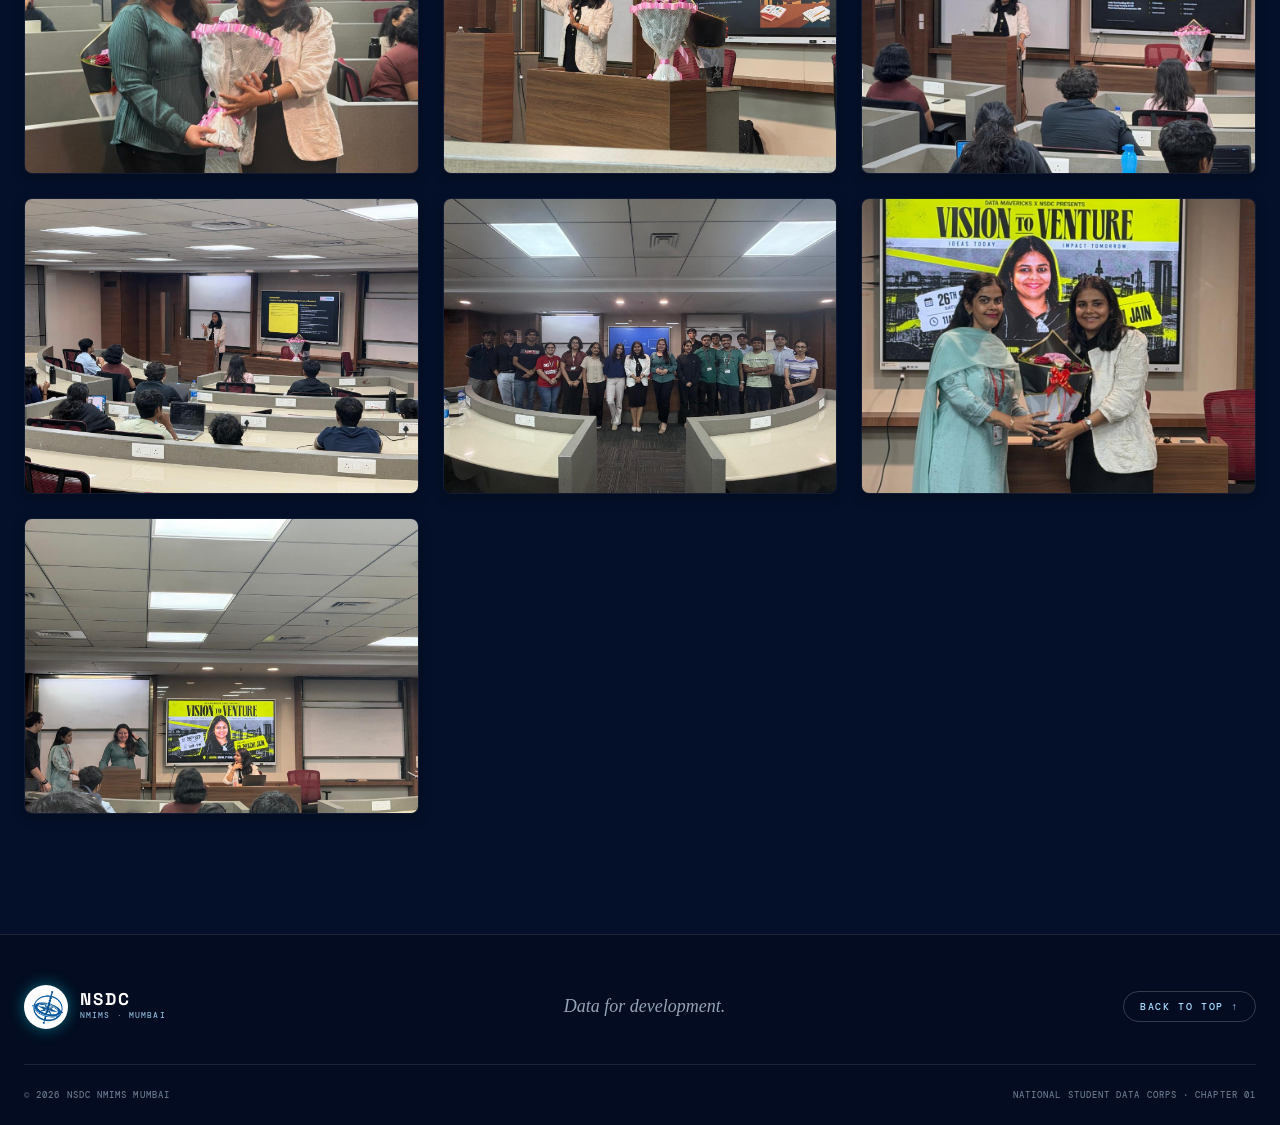
<file: vision_to_venture.html>
<!DOCTYPE html>
<html lang="en">

<head>
  <meta charset="UTF-8">
  <meta name="viewport" content="width=device-width, initial-scale=1.0">
  <meta name="description"
    content="Vision to Venture Event Highlights - National Student Data Corps — NMIMS Mumbai Chapter.">
  <meta name="theme-color" content="#071a3d">
  <title>Vision to Venture Highlights | NSDC NMIMS Mumbai</title>
  <link rel="icon" href="assets/favicon.svg" type="image/svg+xml">
  <link rel="stylesheet" href="styles.css?v=6">
</head>

<body>
  <!-- Top Scroll Progress Bar -->
  <div class="scroll-progress-bar" id="scrollProgressBar" aria-hidden="true"></div>

  <div class="noise" aria-hidden="true"></div>

  <!-- Glassmorphic Header Navigation -->
  <header class="site-header" id="siteHeader">
    <nav class="nav container" aria-label="Primary navigation">
      <a class="brand" href="index.html" aria-label="NSDC NMIMS Mumbai home">
        <div class="brand-logo-wrapper">
          <img src="assets/nsdc-logo.jpg" alt="NSDC Logo" class="brand-logo-img">
        </div>
        <span class="brand-copy">
          <strong>NSDC</strong>
          <small>NMIMS · MUMBAI</small>
        </span>
      </a>

      <button class="nav-toggle" id="navToggle" aria-expanded="false" aria-controls="nav-links" aria-label="Open menu">
        <span></span><span></span><span></span>
      </button>

      <div class="nav-links" id="nav-links">
        <a href="index.html#about" class="nav-link">About</a>
        <a href="index.html#events" class="nav-link">Events</a>
        <a href="index.html#newsletter" class="nav-link">Newsletter</a>
        <a href="completed.html" class="nav-link active">Past Events</a>
        <a href="index.html" class="nav-cta">Back to Home <span>↗</span></a>
      </div>
    </nav>
  </header>

  <main>
    <!-- Event Details Hero -->
    <section class="events section section-dark" style="padding-top: 150px; min-height: 100vh;">
      <div class="container">
        
        <div style="margin-bottom: 2rem;">
          <a href="completed.html" class="text-link">← Back to Past Events</a>
        </div>

        <div class="reveal reveal-up" style="text-align: center; margin-bottom: 4rem; margin-top: 2rem;">
          <div class="section-kicker section-kicker-light" style="justify-content: center; align-items: center; margin-bottom: 1.5rem;">
            <span>HIGHLIGHTS</span>
            <span style="width: 4px; height: 4px; border-radius: 50%; background: var(--cyan); display: inline-block;"></span>
            <p style="margin: 0;">DATA MAVERICKS X NSDC</p>
          </div>
          <div>
            <h2 style="font: 500 clamp(48px, 6vw, 80px)/.98 'Space Grotesk', sans-serif; letter-spacing: -.05em; margin-bottom: 1.5rem;">Vision to <em style="font-family: Georgia, serif; color: var(--blue); font-style: italic;">Venture</em></h2>
            <p style="color: rgba(255,255,255,0.8); font-size: 1.1rem;">Sept 26, 2026 &nbsp;&bull;&nbsp; Speaker: Mrs. Prachi Jain</p>
          </div>
        </div>

        <!-- After Movie Reel -->
        <div class="reveal reveal-up">
          <h3 style="margin-bottom: 1rem; color: var(--color-light);">Event After-Movie</h3>
          <p style="opacity: 0.8; margin-bottom: 2rem;">Check out the glimpses from our session!</p>
          <div class="embed-container" style="display: flex; justify-content: center; margin: 3rem 0; width: 100%;">
            <video id="afterMovieVideo" controls style="border-radius: 16px; box-shadow: 0 10px 30px rgba(0,0,0,0.5); border: 1px solid rgba(255,255,255,0.1); background: #000; outline: none; width: 400px; height: 710px; max-width: 100%; object-fit: cover; transition: all 2.5s cubic-bezier(0.4, 0, 0.2, 1);">
              <source src="events/Vision To Venture/after_movie.mp4" type="video/mp4">
              Your browser does not support the video tag.
            </video>
          </div>
          <script>
            const video = document.getElementById('afterMovieVideo');
            video.addEventListener('play', function() {
              if (!this.classList.contains('expanded')) {
                this.classList.add('expanded');
                
                // Add a delay before the expansion starts (e.g. wait 1.5 seconds)
                setTimeout(() => {
                  // Calculate explicit pixel values to allow CSS to interpolate smoothly
                  const containerWidth = this.parentElement.clientWidth;
                  const targetWidth = Math.min(900, containerWidth); 
                  const targetHeight = targetWidth * (9 / 16);
                  
                  this.style.width = targetWidth + 'px';
                  this.style.height = targetHeight + 'px';
                  // Keeping object-fit as cover prevents visual snapping
                }, 1500); // 1500 milliseconds = 1.5 seconds delay
              }
            }, { once: true });

            // Ensure it remains responsive if the user resizes the window after expansion
            window.addEventListener('resize', function() {
              if (video.classList.contains('expanded')) {
                video.style.transition = 'none'; // disable transition for instant resize tracking
                const containerWidth = video.parentElement.clientWidth;
                const targetWidth = Math.min(900, containerWidth); 
                const targetHeight = targetWidth * (9 / 16);
                video.style.width = targetWidth + 'px';
                video.style.height = targetHeight + 'px';
              }
            });
          </script>
        </div>
        
        <!-- Event Photos -->
        <div class="reveal reveal-up" style="margin-top: 5rem;">
          <h3 style="margin-bottom: 1rem; color: var(--color-light);">Event Gallery</h3>
          <p style="opacity: 0.8; margin-bottom: 2rem;">Photos from the session. Upload your photos to <code>events/Vision To Venture/</code> and link them below.</p>
          
          <div class="photo-grid">
            <img src="events/Vision To Venture/photo_1.jpg" alt="Event Photo 1" style="width: 100%; height: 100%; object-fit: cover; border-radius: 8px; box-shadow: 0 4px 12px rgba(0,0,0,0.3); border: 1px solid rgba(255,255,255,0.05); transition: transform 0.3s ease;">
            <img src="events/Vision To Venture/photo_2.jpg" alt="Event Photo 2" style="width: 100%; height: 100%; object-fit: cover; border-radius: 8px; box-shadow: 0 4px 12px rgba(0,0,0,0.3); border: 1px solid rgba(255,255,255,0.05); transition: transform 0.3s ease;">
            <img src="events/Vision To Venture/photo_3.jpg" alt="Event Photo 3" style="width: 100%; height: 100%; object-fit: cover; border-radius: 8px; box-shadow: 0 4px 12px rgba(0,0,0,0.3); border: 1px solid rgba(255,255,255,0.05); transition: transform 0.3s ease;">
            <img src="events/Vision To Venture/photo_4.jpg" alt="Event Photo 4" style="width: 100%; height: 100%; object-fit: cover; border-radius: 8px; box-shadow: 0 4px 12px rgba(0,0,0,0.3); border: 1px solid rgba(255,255,255,0.05); transition: transform 0.3s ease;">
            <img src="events/Vision To Venture/photo_5.jpg" alt="Event Photo 5" style="width: 100%; height: 100%; object-fit: cover; border-radius: 8px; box-shadow: 0 4px 12px rgba(0,0,0,0.3); border: 1px solid rgba(255,255,255,0.05); transition: transform 0.3s ease;">
            <img src="events/Vision To Venture/photo_6.jpg" alt="Event Photo 6" style="width: 100%; height: 100%; object-fit: cover; border-radius: 8px; box-shadow: 0 4px 12px rgba(0,0,0,0.3); border: 1px solid rgba(255,255,255,0.05); transition: transform 0.3s ease;">
            <img src="events/Vision To Venture/photo_7.jpg" alt="Event Photo 7" style="width: 100%; height: 100%; object-fit: cover; border-radius: 8px; box-shadow: 0 4px 12px rgba(0,0,0,0.3); border: 1px solid rgba(255,255,255,0.05); transition: transform 0.3s ease;">
          </div>
        </div>

      </div>
    </section>
  </main>

  <footer class="footer">
    <div class="container">
      <div class="footer-top">
        <a class="brand footer-brand" href="#">
          <div class="brand-logo-wrapper">
            <img src="assets/nsdc-logo.jpg" alt="NSDC Logo" class="brand-logo-img">
          </div>
          <span class="brand-copy">
            <strong>NSDC</strong>
            <small>NMIMS · MUMBAI</small>
          </span>
        </a>
        <p>Data for development.</p>
        <a href="#" class="back-top">BACK TO TOP ↑</a>
      </div>
      <div class="footer-bottom">
        <span>© <span id="year">2026</span> NSDC NMIMS MUMBAI</span>
        <span>NATIONAL STUDENT DATA CORPS · CHAPTER 01</span>
      </div>
    </div>
  </footer>

  <script src="script.js"></script>
</body>

</html>
</file>
<file: styles.css>
@import url('https://fonts.googleapis.com/css2?family=DM+Mono:ital,wght@0,400;0,500;1,400&family=Manrope:wght@400;500;600;700;800&family=Space+Grotesk:wght@400;500;600;700&display=swap');

:root {
  --ink: #041029;
  --ink-2: #09204a;
  --blue: #1264d9;
  --blue-bright: #3187ff;
  --cyan: #00f0ff;
  --sky: #eaf4ff;
  --paper: #f8fafc;
  --white: #ffffff;
  --muted: #64748b;
  --line: #e2e8f0;
  --line-dark: rgba(255, 255, 255, 0.15);
  --soft: #edf3fa;
  --accent: #a9dcff;
  --max: 1240px;
  --radius: 24px;
}

*, *::before, *::after {
  box-sizing: border-box;
  margin: 0;
  padding: 0;
}

html {
  scroll-behavior: smooth;
  scroll-padding-top: 90px;
}

body {
  font-family: 'Manrope', Arial, sans-serif;
  color: var(--ink);
  background: var(--paper);
  overflow-x: hidden;
  line-height: 1.5;
  -webkit-font-smoothing: antialiased;
}

a {
  color: inherit;
  text-decoration: none;
}

img {
  display: block;
  max-width: 100%;
}

button {
  font: inherit;
  cursor: pointer;
}

.container {
  width: min(calc(100% - 48px), var(--max));
  margin-inline: auto;
}

.noise {
  position: fixed;
  inset: 0;
  pointer-events: none;
  z-index: 99;
  opacity: .025;
  background-image: url("data:image/svg+xml,%3Csvg viewBox='0 0 160 160' xmlns='http://www.w3.org/2000/svg'%3E%3Cfilter id='n'%3E%3CfeTurbulence type='fractalNoise' baseFrequency='.8' numOctaves='3' stitchTiles='stitch'/%3E%3C/filter%3E%3Crect width='100%25' height='100%25' filter='url(%23n)' opacity='.7'/%3E%3C/svg%3E");
}

/* ==========================================================================
   Top Scroll Progress Bar
   ========================================================================== */
.scroll-progress-bar {
  position: fixed;
  top: 0;
  left: 0;
  height: 3px;
  width: 0%;
  background: linear-gradient(90deg, var(--blue-bright), var(--cyan), var(--accent));
  z-index: 1000;
  transition: width 0.08s ease-out;
  box-shadow: 0 0 10px rgba(0, 240, 255, 0.6);
}

/* ==========================================================================
   Header & Glassmorphic Navigation
   ========================================================================== */
.site-header {
  position: fixed;
  z-index: 100;
  top: 0;
  left: 0;
  width: 100%;
  color: #fff;
  transition: background-color 0.4s cubic-bezier(0.16, 1, 0.3, 1), 
              padding 0.4s cubic-bezier(0.16, 1, 0.3, 1),
              box-shadow 0.4s ease,
              border-color 0.4s ease;
  border-bottom: 1px solid rgba(255, 255, 255, 0.15);
}

.site-header.scrolled {
  background: rgba(4, 16, 41, 0.88);
  backdrop-filter: blur(20px);
  -webkit-backdrop-filter: blur(20px);
  border-bottom: 1px solid rgba(255, 255, 255, 0.18);
  box-shadow: 0 10px 30px rgba(0, 0, 0, 0.3);
}

.nav {
  height: 88px;
  display: flex;
  align-items: center;
  justify-content: space-between;
  transition: height 0.3s ease;
}

.site-header.scrolled .nav {
  height: 72px;
}

/* Brand Logo */
.brand {
  display: flex;
  align-items: center;
  gap: 12px;
  transition: transform 0.25s ease;
}

.brand:hover {
  transform: translateY(-1px);
}

.brand-logo-wrapper {
  width: 44px;
  height: 44px;
  border-radius: 50%;
  background: #ffffff;
  display: flex;
  align-items: center;
  justify-content: center;
  padding: 3px;
  box-shadow: 0 0 15px rgba(0, 240, 255, 0.4);
  border: 1.5px solid rgba(255, 255, 255, 0.85);
  overflow: hidden;
  transition: transform 0.3s ease, box-shadow 0.3s ease, border-color 0.3s ease;
}

.brand:hover .brand-logo-wrapper {
  transform: scale(1.06);
  box-shadow: 0 0 22px rgba(0, 240, 255, 0.7);
  border-color: var(--cyan);
}

.brand-logo-img {
  width: 100%;
  height: 100%;
  object-fit: contain;
  border-radius: 50%;
}

.brand-copy {
  display: flex;
  flex-direction: column;
  line-height: 1;
}

.brand-copy strong {
  font: 700 17px/1 'Space Grotesk', sans-serif;
  letter-spacing: .12em;
}

.brand-copy small {
  font: 500 8px/1.8 'DM Mono', monospace;
  letter-spacing: .14em;
  opacity: .8;
  color: var(--accent);
}

/* Nav Links */
.nav-links {
  display: flex;
  align-items: center;
  gap: 28px;
  font-size: 12px;
  font-weight: 700;
  letter-spacing: .08em;
  text-transform: uppercase;
}

.nav-links a.nav-link {
  position: relative;
  padding: 8px 14px;
  border-radius: 20px;
  opacity: .85;
  transition: all 0.25s ease;
  color: #fff;
}

.nav-links a.nav-link:hover {
  opacity: 1;
  background: rgba(255, 255, 255, 0.12);
}

.nav-links a.nav-link.active {
  opacity: 1;
  background: rgba(49, 135, 255, 0.25);
  box-shadow: inset 0 0 0 1px rgba(169, 220, 255, 0.4);
}

.nav-links a.nav-link::after {
  content: "";
  position: absolute;
  bottom: 2px;
  left: 50%;
  width: 0;
  height: 2px;
  background: var(--cyan);
  border-radius: 2px;
  transition: all 0.25s ease;
  transform: translateX(-50%);
}

.nav-links a.nav-link.active::after,
.nav-links a.nav-link:hover::after {
  width: 16px;
}

.nav-cta {
  padding: 10px 22px;
  border: 1px solid rgba(255, 255, 255, 0.4);
  border-radius: 99px;
  background: rgba(255, 255, 255, 0.12);
  backdrop-filter: blur(8px);
  color: #fff !important;
  opacity: 1 !important;
  display: inline-flex;
  align-items: center;
  gap: 8px;
  transition: all 0.3s ease !important;
}

.nav-cta span { transition: transform 0.25s ease; }

.nav-cta:hover {
  background: #fff;
  color: var(--ink) !important;
  border-color: #fff;
  transform: translateY(-1px);
  box-shadow: 0 8px 25px rgba(0, 0, 0, 0.25);
}

.nav-cta:hover span { transform: translate(2px, -2px); }

.nav-toggle {
  display: none;
  background: none;
  border: 0;
  color: #fff;
  width: 38px;
  height: 38px;
  border-radius: 8px;
  padding: 6px;
}

.nav-toggle span {
  display: block;
  height: 2px;
  background: #fff;
  margin: 5px 0;
  border-radius: 2px;
}

/* ==========================================================================
   Clean Main Hero Section with User Image & Dynamic Orbits
   ========================================================================== */
.hero {
  min-height: 100vh;
  position: relative;
  isolation: isolate;
  overflow: hidden;
  background: #041029;
  color: #fff;
  display: flex;
  flex-direction: column;
  justify-content: center;
  padding-top: 90px;
}

.hero-wallpaper {
  position: absolute;
  inset: 0;
  background: url("assets/hero-wallpaper.jpg") center center / cover no-repeat;
  z-index: -5;
  opacity: 0.95;
  transform: scale(1.02);
  transition: transform 0.15s ease-out;
}

.hero-vignette {
  position: absolute;
  inset: 0;
  z-index: -4;
  background: 
    linear-gradient(180deg, rgba(4, 16, 41, 0.75) 0%, rgba(4, 16, 41, 0.15) 35%, rgba(4, 16, 41, 0.35) 70%, rgba(4, 16, 41, 0.95) 100%),
    radial-gradient(circle at 50% 50%, transparent 40%, rgba(4, 16, 41, 0.6) 90%);
}

/* Dynamic Interactive Orbits Container */
.hero-orbits-container {
  position: absolute;
  inset: 0;
  z-index: -2;
  pointer-events: none;
  display: flex;
  align-items: center;
  justify-content: center;
  perspective: 1000px;
}

.hero-orbit {
  position: absolute;
  border-radius: 50%;
  transform-style: preserve-3d;
  transition: transform 0.2s ease-out;
}

.orbit-one {
  width: min(850px, 75vw);
  height: min(850px, 75vw);
  border: 1.5px solid rgba(255, 255, 255, 0.45);
  box-shadow: 0 0 25px rgba(0, 240, 255, 0.2), inset 0 0 25px rgba(0, 240, 255, 0.15);
  animation: spinOrbitOne 22s linear infinite;
}

.orbit-two {
  width: min(600px, 54vw);
  height: min(600px, 54vw);
  border: 1px dashed rgba(0, 240, 255, 0.6);
  animation: spinOrbitTwo 16s linear reverse infinite;
}

.orbit-three {
  width: min(380px, 35vw);
  height: min(380px, 35vw);
  border: 1px solid rgba(169, 220, 255, 0.35);
  animation: spinOrbitThree 28s ease-in-out infinite alternate;
}

/* Orbiting Nodes */
.orbit-node {
  position: absolute;
  border-radius: 50%;
  background: var(--cyan);
  box-shadow: 0 0 14px var(--cyan), 0 0 25px var(--cyan);
}

.node-1 { width: 12px; height: 12px; top: 10%; left: 15%; }
.node-2 { width: 9px; height: 9px; bottom: 12%; right: 18%; background: #ffffff; box-shadow: 0 0 12px #ffffff; }
.node-3 { width: 14px; height: 14px; top: 48%; right: -7px; }

@keyframes spinOrbitOne {
  0% { transform: rotate(0deg) rotateX(10deg); }
  100% { transform: rotate(360deg) rotateX(10deg); }
}

@keyframes spinOrbitTwo {
  0% { transform: rotate(0deg) rotateY(15deg); }
  100% { transform: rotate(360deg) rotateY(15deg); }
}

@keyframes spinOrbitThree {
  0% { transform: rotate(0deg) scale(0.95); }
  100% { transform: rotate(180deg) scale(1.05); }
}

/* Hero Content */
.hero-content {
  flex: 1;
  display: flex;
  align-items: center;
  justify-content: center;
  padding-block: 80px 60px;
  text-align: center;
  position: relative;
  z-index: 2;
}

.hero-copy {
  max-width: 920px;
  margin: 0 auto;
  display: flex;
  flex-direction: column;
  align-items: center;
  text-shadow: 0 4px 30px rgba(4, 16, 41, 0.6);
}

.eyebrow {
  display: inline-flex;
  align-items: center;
  gap: 12px;
  font: 500 11px/1.5 'DM Mono', monospace;
  letter-spacing: .2em;
  text-transform: uppercase;
  color: #e2f1ff;
  margin-bottom: 18px;
}

.eyebrow-line {
  width: 34px;
  height: 2px;
  background: var(--cyan);
  box-shadow: 0 0 8px var(--cyan);
}

.hero h1 {
  font: 700 clamp(54px, 8vw, 118px)/0.92 'Space Grotesk', sans-serif;
  letter-spacing: -.05em;
  margin-bottom: 16px;
  color: #ffffff;
  text-shadow: 0 12px 45px rgba(0, 0, 0, 0.5);
}

.hero h1 em {
  font-family: Georgia, serif;
  font-weight: 400;
  font-style: italic;
  color: var(--cyan);
  text-shadow: 0 0 30px rgba(0, 240, 255, 0.4);
}

.hero-chapter {
  font: 600 12px/1.5 'DM Mono', monospace;
  letter-spacing: .25em;
  color: #ffffff;
  text-transform: uppercase;
  margin-bottom: 20px;
  padding: 6px 18px;
  background: rgba(4, 25, 62, 0.65);
  backdrop-filter: blur(12px);
  border: 1px solid rgba(255, 255, 255, 0.3);
  border-radius: 99px;
  box-shadow: 0 8px 25px rgba(0, 0, 0, 0.25);
}

.hero-lead {
  max-width: 680px;
  color: #eaf4ff;
  font-size: clamp(15px, 1.3vw, 18px);
  line-height: 1.7;
  margin-bottom: 36px;
  text-shadow: 0 2px 10px rgba(0, 0, 0, 0.5);
}

/* Actions & Buttons */
.hero-actions {
  display: flex;
  gap: 16px;
  flex-wrap: wrap;
  justify-content: center;
}

.button {
  display: inline-flex;
  align-items: center;
  justify-content: space-between;
  gap: 16px;
  padding: 16px 30px;
  border-radius: 99px;
  font-size: 12px;
  font-weight: 800;
  letter-spacing: .08em;
  text-transform: uppercase;
  transition: all 0.3s cubic-bezier(0.16, 1, 0.3, 1);
  box-shadow: 0 10px 30px rgba(0, 0, 0, 0.25);
}

.btn-icon {
  font-size: 16px;
  transition: transform 0.25s ease;
}

.button-primary {
  background: var(--blue-bright);
  color: #fff;
  border: 1px solid rgba(255, 255, 255, 0.4);
  box-shadow: 0 12px 35px rgba(18, 100, 217, 0.5);
}

.button-primary:hover {
  background: #2575ea;
  transform: translateY(-3px);
  box-shadow: 0 18px 45px rgba(18, 100, 217, 0.65);
}

.button-primary:hover .btn-icon { transform: translateY(3px); }

.button-ghost {
  background: rgba(4, 25, 62, 0.65);
  backdrop-filter: blur(14px);
  border: 1px solid rgba(255, 255, 255, 0.4);
  color: #fff;
}

.button-ghost:hover {
  background: rgba(255, 255, 255, 0.2);
  border-color: #fff;
  transform: translateY(-3px);
}

.button-ghost:hover .btn-icon { transform: translate(2px, -2px); }

/* Hero Bottom Scroll Bar */
.hero-bottom {
  padding-bottom: 24px;
  display: flex;
  align-items: center;
  justify-content: space-between;
  font: 500 10px 'DM Mono', monospace;
  letter-spacing: .16em;
  color: #e2f1ff;
  text-transform: uppercase;
  position: relative;
  z-index: 2;
}

.scroll-line {
  height: 2px;
  background: rgba(255, 255, 255, 0.25);
  flex: 1;
  margin: 0 24px;
  border-radius: 2px;
  overflow: hidden;
  position: relative;
}

.scroll-line-fill {
  position: absolute;
  left: 0;
  top: 0;
  height: 100%;
  width: 15%;
  background: linear-gradient(90deg, var(--blue-bright), var(--cyan));
  border-radius: 2px;
  transition: width 0.15s ease-out;
}

/* ==========================================================================
   Section 01 Layout & Gyroscope Image Beside Text
   ========================================================================== */
.section {
  padding: 120px 0;
  position: relative;
}

.intro {
  background: #fff;
}

.split {
  display: grid;
  grid-template-columns: .32fr 1fr;
  gap: 60px;
}

.intro-split {
  grid-template-columns: 100px 1fr !important;
  gap: 30px !important;
}

.intro-main {
  display: flex !important;
  align-items: center !important;
  justify-content: space-between !important;
  gap: 40px !important;
}

.intro-copy {
  flex: 1;
  max-width: 640px;
}

.intro-visual {
  width: 260px;
  flex-shrink: 0;
}

.intro-graphic-card {
  width: 100%;
  padding: 18px;
  background: #ffffff;
  border: 1px solid var(--line);
  border-radius: 20px;
  box-shadow: 0 15px 40px rgba(4, 16, 41, 0.08);
  display: flex;
  align-items: center;
  justify-content: center;
  transition: transform 0.35s cubic-bezier(0.16, 1, 0.3, 1), box-shadow 0.35s ease, border-color 0.35s ease;
}

.intro-graphic-card:hover {
  transform: translateY(-6px);
  box-shadow: 0 25px 55px rgba(18, 100, 217, 0.15);
  border-color: rgba(49, 135, 255, 0.4);
}

.intro-gyro-img {
  width: 100%;
  height: auto;
  object-fit: contain;
  border-radius: 12px;
}

.section-kicker {
  display: flex;
  gap: 12px;
  align-items: flex-start;
  color: var(--muted);
  font: 500 11px/1.5 'DM Mono', monospace;
  letter-spacing: .16em;
  text-transform: uppercase;
}

.section-kicker span {
  color: var(--blue);
  font-weight: 700;
}

.section-kicker-light {
  color: #94a3b8;
}

.section-kicker-light span {
  color: var(--cyan);
}

.display-text {
  font: 500 clamp(32px, 3.8vw, 54px)/1.08 'Space Grotesk', sans-serif;
  letter-spacing: -.05em;
  max-width: 100%;
}

.display-text span {
  font-family: Georgia, serif;
  color: var(--blue);
  font-weight: 400;
  font-style: italic;
}

.body-copy {
  max-width: 700px;
  margin-top: 30px;
  color: #475569;
  font-size: 16px;
  line-height: 1.85;
}

.text-link {
  display: inline-flex;
  align-items: center;
  gap: 12px;
  margin-top: 32px;
  padding-bottom: 6px;
  border-bottom: 2px solid var(--ink);
  font-size: 12px;
  font-weight: 800;
  text-transform: uppercase;
  letter-spacing: .08em;
  transition: color 0.25s ease, border-color 0.25s ease;
}

.text-link span { transition: transform 0.25s ease; }
.text-link:hover { color: var(--blue); border-color: var(--blue); }
.text-link:hover span { transform: translateX(4px); }

/* Stat Grid */
.stat-grid {
  display: grid;
  grid-template-columns: repeat(4, 1fr);
  margin-top: 90px;
  border-top: 1px solid var(--line);
  border-bottom: 1px solid var(--line);
  background: var(--paper);
  border-radius: var(--radius);
  overflow: hidden;
}

.stat-card {
  min-height: 150px;
  padding: 32px 28px;
  display: flex;
  align-items: center;
  gap: 20px;
  border-right: 1px solid var(--line);
  transition: background 0.3s ease;
}

.stat-card:hover { background: rgba(18, 100, 217, 0.04); }
.stat-card:last-child { border-right: 0; }

.stat-card strong {
  font: 700 52px/1 'Space Grotesk', sans-serif;
  letter-spacing: -.06em;
  color: var(--ink);
}

.stat-card span {
  font: 500 11px/1.5 'DM Mono', monospace;
  text-transform: uppercase;
  color: var(--muted);
  letter-spacing: .08em;
}

.stat-card-accent {
  background: var(--ink);
  color: #fff;
}

.stat-card-accent strong { color: var(--accent); }
.stat-card-accent span { color: #94a3b8; }

/* Section 02 Clean Dark Layout */
.section-dark {
  background: var(--ink);
  color: #fff;
}

.about-clean-container {
  max-width: 960px;
  margin: 0 auto;
}

.about-copy h2 {
  font: 500 clamp(42px, 4.5vw, 65px)/0.98 'Space Grotesk', sans-serif;
  letter-spacing: -.05em;
  margin: 25px 0 25px;
}

.about-copy h2 em {
  font-family: Georgia, serif;
  color: var(--cyan);
  font-style: italic;
}

.about-lead {
  color: #cbd5e1;
  font-size: 17px;
  line-height: 1.85;
  max-width: 860px;
}

.about-pillars {
  display: grid;
  grid-template-columns: repeat(4, 1fr);
  gap: 20px;
  margin-top: 55px;
  padding-top: 40px;
  border-top: 1px solid rgba(255, 255, 255, 0.15);
}

.pillar-box {
  padding: 24px 20px;
  background: rgba(255, 255, 255, 0.04);
  border: 1px solid rgba(255, 255, 255, 0.12);
  border-radius: 16px;
  display: flex;
  flex-direction: column;
  gap: 8px;
  transition: all 0.3s ease;
}

.pillar-box:hover {
  background: rgba(18, 100, 217, 0.15);
  border-color: var(--cyan);
  transform: translateY(-4px);
}

.pillar-box strong {
  font: 700 16px 'Space Grotesk', sans-serif;
  letter-spacing: .08em;
  color: var(--cyan);
}

.pillar-box span {
  font: 500 12px/1.5 'Manrope', sans-serif;
  color: #94a3b8;
}

/* Activities */
.activities {
  background: #f1f5f9;
}

.section-heading {
  display: grid;
  grid-template-columns: .32fr 1fr;
  gap: 80px;
  margin-bottom: 60px;
}

.section-heading h2 {
  font: 500 clamp(40px, 4.5vw, 64px)/.98 'Space Grotesk', sans-serif;
  letter-spacing: -.05em;
}

.section-heading h2 em {
  font-family: Georgia, serif;
  color: var(--blue);
  font-style: italic;
}

.section-heading > div:last-child > p {
  max-width: 580px;
  margin-top: 20px;
  color: var(--muted);
  line-height: 1.8;
  font-size: 15px;
}

.activity-list {
  border-top: 1px solid var(--line);
}

.activity {
  display: grid;
  grid-template-columns: 55px 70px 1fr 30px;
  align-items: center;
  gap: 20px;
  min-height: 120px;
  padding: 24px 20px;
  border-bottom: 1px solid var(--line);
  background: transparent;
  border-radius: 16px;
  transition: all 0.3s cubic-bezier(0.16, 1, 0.3, 1);
}

.activity:hover {
  background: #fff;
  padding-left: 28px;
  box-shadow: 0 12px 30px rgba(0, 0, 0, 0.05);
}

.activity-number {
  font: 500 11px 'DM Mono', monospace;
  color: var(--muted);
}

.activity-icon {
  width: 48px;
  height: 48px;
  border: 1px solid #cbd5e1;
  border-radius: 50%;
  display: grid;
  place-items: center;
  font: 22px 'Space Grotesk', sans-serif;
  color: var(--blue);
  background: #fff;
  transition: all 0.3s ease;
}

.activity:hover .activity-icon {
  background: var(--blue);
  color: #fff;
  border-color: var(--blue);
  transform: scale(1.08);
}

.activity h3 {
  font: 600 22px 'Space Grotesk', sans-serif;
  letter-spacing: -.03em;
}

.activity p {
  max-width: 650px;
  margin-top: 6px;
  color: #64748b;
  font-size: 14px;
  line-height: 1.6;
}

.activity-arrow {
  font-size: 22px;
  color: var(--muted);
  transition: transform 0.3s ease, color 0.3s ease;
}

.activity:hover .activity-arrow {
  color: var(--blue);
  transform: translateX(6px);
}

/* People (Mentors & Team) */
.people { background: #fff; }

.mentor-grid {
  display: grid;
  grid-template-columns: repeat(2, 1fr);
  gap: 28px;
}

.person-card {
  background: #f8fafc;
  border: 1px solid var(--line);
  border-radius: 20px;
  overflow: hidden;
  transition: all 0.35s cubic-bezier(0.16, 1, 0.3, 1);
  position: relative;
}

.person-card:hover {
  transform: translateY(-8px);
  box-shadow: 0 25px 50px rgba(15, 39, 75, 0.1);
  border-color: rgba(49, 135, 255, 0.3);
}

.person-photo {
  height: 380px;
  position: relative;
  overflow: hidden;
  background: linear-gradient(135deg, #09204a, #1264d9);
}

.person-photo img {
  width: 100%;
  height: 100%;
  object-fit: cover;
  object-position: center top;
  transition: transform 0.5s ease;
}

.mentor-card {
  text-align: center;
}

.mentor-card .person-photo {
  height: 220px;
  background: transparent;
  display: flex;
  align-items: flex-end;
  justify-content: center;
  padding-bottom: 10px;
}

.mentor-card .person-photo img {
  width: 150px;
  height: 150px;
  border-radius: 50%;
  object-fit: cover;
  object-position: center top;
  box-shadow: 0 15px 35px rgba(4, 16, 41, 0.15);
  border: 4px solid #ffffff;
  padding: 0;
  transition: transform 0.5s cubic-bezier(0.16, 1, 0.3, 1);
}

.person-card:hover .person-photo img { transform: scale(1.04); }

.person-info { padding: 26px 28px 30px; }

.person-info > span {
  font: 700 10px 'DM Mono', monospace;
  letter-spacing: .16em;
  color: var(--blue);
  text-transform: uppercase;
}

.person-info h3 {
  font: 600 28px 'Space Grotesk', sans-serif;
  letter-spacing: -.04em;
  margin: 6px 0 10px;
}

.person-info p {
  color: #64748b;
  font-size: 13px;
  line-height: 1.6;
  min-height: 40px;
}

.person-info a {
  display: inline-flex;
  align-items: center;
  justify-content: space-between;
  margin-top: 18px;
  padding-top: 14px;
  border-top: 1px solid var(--line);
  width: 100%;
  font: 500 10px 'DM Mono', monospace;
  letter-spacing: .06em;
  color: #475569;
  transition: color 0.25s ease;
}

.person-info a span {
  color: var(--blue);
  font-size: 14px;
  transition: transform 0.25s ease;
}

.person-info a:hover { color: var(--blue); }
.person-info a:hover span { transform: translate(2px, -2px); }

/* Team Grid */
.team { background: #f1f5f9; }
.team-grid {
  display: grid;
  grid-template-columns: repeat(3, 1fr);
  gap: 22px;
}

.team-grid .person-photo { height: 330px; }
.team-grid .person-info h3 { font-size: 24px; }
.team-grid .person-info p { min-height: 38px; font-size: 12px; }

/* Upcoming Events Section */
.event-card {
  display: flex;
  background: rgba(255, 255, 255, 0.05);
  border: 1px solid rgba(255, 255, 255, 0.1);
  border-radius: var(--radius);
  overflow: hidden;
  max-width: 900px;
  margin: 0 auto;
  box-shadow: 0 20px 40px rgba(0,0,0,0.3);
  backdrop-filter: blur(12px);
}

.event-poster {
  flex: 0 0 45%;
  position: relative;
  overflow: hidden;
  background: #000;
}

.event-poster img {
  width: 100%;
  height: 100%;
  object-fit: cover;
  display: block;
}

.event-info {
  flex: 1;
  padding: 45px;
  display: flex;
  flex-direction: column;
  justify-content: center;
}

.event-org {
  color: var(--cyan);
  font: 700 12px 'Space Grotesk', sans-serif;
  letter-spacing: 0.1em;
  margin-bottom: 10px;
  display: block;
}

.event-title {
  font: 800 clamp(32px, 3vw, 42px)/1.1 'Space Grotesk', sans-serif;
  color: #fff;
  margin-bottom: 8px;
  text-transform: uppercase;
}

.event-tagline {
  font: 500 14px 'Manrope', sans-serif;
  color: #cbd5e1;
  margin-bottom: 30px;
}

.event-details-list {
  display: flex;
  flex-direction: column;
  gap: 15px;
  margin-bottom: 35px;
}

.detail-row {
  display: flex;
  align-items: center;
  gap: 12px;
  color: #f8fafc;
  font-size: 15px;
}

.detail-icon {
  font-size: 18px;
  width: 24px;
  text-align: center;
}

.event-info .button {
  align-self: flex-start;
}

@media (max-width: 768px) {
  .event-card {
    flex-direction: column;
  }
  .event-poster {
    height: auto;
    aspect-ratio: 1;
  }
  .event-info {
    padding: 30px 20px;
  }
}

/* Newsletter Section */
.newsletter-container {
  max-width: 800px;
}

.newsletter-box {
  background: linear-gradient(135deg, rgba(255, 255, 255, 0.03), rgba(255, 255, 255, 0.08));
  border: 1px solid rgba(255, 255, 255, 0.12);
  border-radius: var(--radius);
  padding: 60px 40px;
  text-align: center;
  backdrop-filter: blur(12px);
  position: relative;
  overflow: hidden;
  box-shadow: 0 20px 40px rgba(0, 0, 0, 0.2);
}

.newsletter-box::before {
  content: '';
  position: absolute;
  top: -50%;
  left: -50%;
  width: 200%;
  height: 200%;
  background: radial-gradient(circle at center, rgba(0, 240, 255, 0.08) 0%, transparent 60%);
  z-index: -1;
  pointer-events: none;
}

.newsletter-content {
  position: relative;
  z-index: 1;
}

.newsletter-content h2 {
  font: 600 clamp(36px, 4vw, 52px)/1 'Space Grotesk', sans-serif;
  letter-spacing: -.04em;
  margin: 20px 0 15px;
}

.newsletter-content h2 em {
  font-family: Georgia, serif;
  color: var(--cyan);
  font-style: italic;
}

.newsletter-content p {
  color: #cbd5e1;
  font-size: 16px;
  max-width: 500px;
  margin: 0 auto 35px;
  line-height: 1.7;
}

.coming-soon-slipboard {
  display: inline-block;
  margin: 10px auto 0;
  padding: 18px 48px;
  background: rgba(4, 16, 41, 0.4);
  border: 1px dashed rgba(0, 240, 255, 0.4);
  border-radius: 8px;
  position: relative;
  box-shadow: inset 0 0 20px rgba(0, 0, 0, 0.2);
}

.coming-soon-slipboard::before {
  content: '';
  position: absolute;
  top: 0; left: 0;
  width: 100%; height: 3px;
  background: var(--cyan);
  box-shadow: 0 0 10px var(--cyan);
}

.slipboard-text {
  font: 700 16px 'DM Mono', monospace;
  letter-spacing: .2em;
  text-transform: uppercase;
  color: var(--cyan);
  text-shadow: 0 0 8px rgba(0, 240, 255, 0.5);
}

@media (max-width: 768px) {
  .coming-soon-slipboard {
    padding: 14px 32px;
  }
}

/* Idea Canvas Section */
.ideas {
  background: #f8fafc;
}

.idea-canvas-wrapper {
  background: #ffffff;
  border: 1px solid var(--line);
  border-radius: var(--radius);
  padding: 30px;
  box-shadow: 0 15px 40px rgba(4, 16, 41, 0.05);
}

.idea-controls {
  display: flex;
  gap: 15px;
  margin-bottom: 30px;
  max-width: 600px;
}

.idea-controls input {
  flex: 1;
  padding: 14px 20px;
  border-radius: 99px;
  border: 1px solid #cbd5e1;
  font: 500 15px 'Manrope', sans-serif;
  outline: none;
  transition: all 0.3s ease;
}

.idea-controls input:focus {
  border-color: var(--blue);
  box-shadow: 0 0 0 4px rgba(18, 100, 217, 0.1);
}

.idea-canvas {
  position: relative;
  height: 400px;
  background: #f1f5f9 url("data:image/svg+xml,%3Csvg width='20' height='20' xmlns='http://www.w3.org/2000/svg'%3E%3Ccircle cx='2' cy='2' r='2' fill='%23cbd5e1'/%3E%3C/svg%3E");
  border-radius: 12px;
  border: 1px solid #cbd5e1;
  overflow: hidden;
}

.sticker {
  position: absolute;
  padding: 20px 20px 15px;
  font: 600 15px 'Space Grotesk', sans-serif;
  color: #041029;
  border-radius: 2px;
  box-shadow: 2px 4px 12px rgba(0,0,0,0.1), inset 0 0 20px rgba(255,255,255,0.4);
  max-width: 180px;
  word-wrap: break-word;
  user-select: none;
  border-bottom-right-radius: 15px 5px;
}

.sticker::after {
  content: '';
  position: absolute;
  top: -6px;
  left: 50%;
  transform: translateX(-50%) rotate(-2deg);
  width: 40px;
  height: 14px;
  background: rgba(255, 255, 255, 0.6);
  box-shadow: 0 1px 3px rgba(0,0,0,0.1);
}

@media (max-width: 768px) {
  .idea-controls {
    flex-direction: column;
  }
}

/* Connect Section */
.connect {
  background: #e2e8f0;
  padding-bottom: 80px;
}

.connect-box {
  position: relative;
  overflow: hidden;
  background: linear-gradient(135deg, #041029 0%, #0b397d 65%, #1264d9 100%);
  color: #fff;
  padding: 80px;
  border-radius: var(--radius);
  display: grid;
  grid-template-columns: 80px 1fr .8fr;
  gap: 50px;
  box-shadow: 0 35px 90px rgba(4, 16, 41, 0.25);
}

.connect-box:before,
.connect-box:after {
  content: "";
  position: absolute;
  border: 1px solid rgba(169, 220, 255, 0.15);
  border-radius: 50%;
  pointer-events: none;
}

.connect-box:before { width: 650px; height: 650px; right: -200px; top: -280px; }
.connect-box:after { width: 420px; height: 420px; right: -60px; bottom: -220px; }

.connect-kicker {
  color: var(--accent);
  writing-mode: vertical-rl;
  font: 500 11px 'DM Mono', monospace;
  letter-spacing: .2em;
}

.connect-main { position: relative; z-index: 1; }
.connect-main h2 {
  font: 500 clamp(48px, 5.5vw, 78px)/.92 'Space Grotesk', sans-serif;
  letter-spacing: -.06em;
  margin: 20px 0;
}

.connect-main h2 em {
  font-family: Georgia, serif;
  color: var(--accent);
  font-style: italic;
}

.connect-main > p:not(.eyebrow) {
  max-width: 520px;
  color: #cbd5e1;
  line-height: 1.75;
  font-size: 15px;
}

.button-light {
  margin-top: 32px;
  background: #fff;
  color: var(--ink);
  width: max-content;
  box-shadow: 0 10px 30px rgba(0, 0, 0, 0.2);
}

.button-light:hover {
  background: var(--cyan);
  color: var(--ink);
  transform: translateY(-2px);
}

.connect-side { position: relative; z-index: 1; align-self: end; }
.connect-side > div {
  padding: 18px 0;
  border-top: 1px solid rgba(255, 255, 255, 0.18);
  display: flex;
  flex-direction: column;
  gap: 6px;
}

.connect-side a, .connect-side p {
  font: 500 13px 'DM Mono', monospace;
  color: #e2e8f0;
}

.connect-side small {
  font: 500 10px 'DM Mono', monospace;
  color: var(--accent);
  letter-spacing: .12em;
}

/* Footer */
.footer {
  background: #030c20;
  color: #fff;
  padding: 50px 0 25px;
  border-top: 1px solid rgba(255, 255, 255, 0.1);
}

.footer-top {
  display: flex;
  align-items: center;
  justify-content: space-between;
  padding-bottom: 35px;
  border-bottom: 1px solid rgba(255, 255, 255, 0.1);
}

.footer-brand { color: #fff; }
.footer-top > p { font: italic 18px Georgia, serif; color: #94a3b8; }

.back-top {
  font: 500 10px 'DM Mono', monospace;
  letter-spacing: .16em;
  color: var(--accent);
  padding: 8px 16px;
  border: 1px solid rgba(255, 255, 255, 0.2);
  border-radius: 99px;
  transition: all 0.25s ease;
}

.back-top:hover {
  background: rgba(255, 255, 255, 0.1);
  color: #fff;
  border-color: #fff;
}

.footer-bottom {
  display: flex;
  justify-content: space-between;
  padding-top: 24px;
  font: 500 9px 'DM Mono', monospace;
  letter-spacing: .12em;
  color: #64748b;
  text-transform: uppercase;
}

/* Reveal Animations */
.reveal {
  opacity: 0;
  transition: opacity 0.8s cubic-bezier(0.16, 1, 0.3, 1), 
              transform 0.8s cubic-bezier(0.16, 1, 0.3, 1);
  will-change: opacity, transform;
}

.reveal-up { transform: translateY(35px); }
.reveal-scale { transform: scale(0.95) translateY(20px); }
.reveal.visible { opacity: 1; transform: none; }
.reveal-delay { transition-delay: 0.15s; }

/* Responsive Media Queries */
@media (max-width: 992px) {
  .container { width: min(calc(100% - 36px), var(--max)); }
  .nav { height: 76px; }
  .nav-toggle { display: block; }

  .nav-links {
    position: fixed;
    top: 76px;
    left: 18px;
    right: 18px;
    padding: 24px;
    background: rgba(4, 16, 41, 0.96);
    backdrop-filter: blur(24px);
    border: 1px solid rgba(255, 255, 255, 0.15);
    border-radius: 20px;
    display: flex;
    flex-direction: column;
    align-items: stretch;
    gap: 12px;
    opacity: 0;
    pointer-events: none;
    transform: translateY(-10px);
    transition: all 0.3s ease;
  }

  .nav-links.open { opacity: 1; pointer-events: auto; transform: translateY(0); }
  .nav-links a.nav-link { padding: 12px 16px; font-size: 14px; }
  .nav-cta { justify-content: center; margin-top: 8px; padding: 14px; }

  .split, .section-heading { grid-template-columns: 1fr; gap: 32px; }
  .intro-split { grid-template-columns: 1fr !important; gap: 24px !important; }
  .intro-main { flex-direction: column !important; align-items: flex-start !important; gap: 32px !important; }
  .intro-visual { width: 100% !important; max-width: 320px; }
  .section { padding: 80px 0; }
  .stat-grid { grid-template-columns: repeat(2, 1fr); }
  .stat-card:nth-child(2) { border-right: 0; }
  .stat-card { border-bottom: 1px solid var(--line); }
  .about-pillars { grid-template-columns: repeat(2, 1fr); }

  .team-grid { grid-template-columns: repeat(2, 1fr); }
  .connect-box { grid-template-columns: 1fr; padding: 50px 36px; gap: 30px; }
  .connect-kicker { writing-mode: horizontal-tb; }
  .connect-side { display: grid; grid-template-columns: 1fr 1fr; gap: 20px; }
}

@media (max-width: 600px) {
  .hero h1 { font-size: clamp(44px, 12vw, 68px); }
  .hero-lead { font-size: 14px; }
  .hero-actions { flex-direction: column; width: 100%; }
  .button { width: 100%; justify-content: center; }
  .hero-bottom { font-size: 8px; }

  .stat-grid { grid-template-columns: 1fr; }
  .stat-card { border-right: 0; }
  .about-pillars { grid-template-columns: 1fr; }

  .mentor-grid, .team-grid { grid-template-columns: 1fr; }
  .person-photo, .team-grid .person-photo { height: 360px; }

  .activity { grid-template-columns: 35px 40px 1fr; gap: 12px; padding: 16px 10px; }
  .activity-arrow { display: none; }

  .connect-side { grid-template-columns: 1fr; }
  .footer-top { flex-direction: column; align-items: flex-start; gap: 20px; }
  .footer-bottom { flex-direction: column; gap: 10px; }
}

.photo-grid { display: grid; grid-template-columns: repeat(auto-fill, minmax(300px, 1fr)); gap: 1.5rem; margin-top: 2rem; } .photo-grid img { width: 100%; height: auto; border-radius: 8px; object-fit: cover; aspect-ratio: 4/3; } .embed-container { display: flex; justify-content: center; margin: 3rem 0; }
</file>
